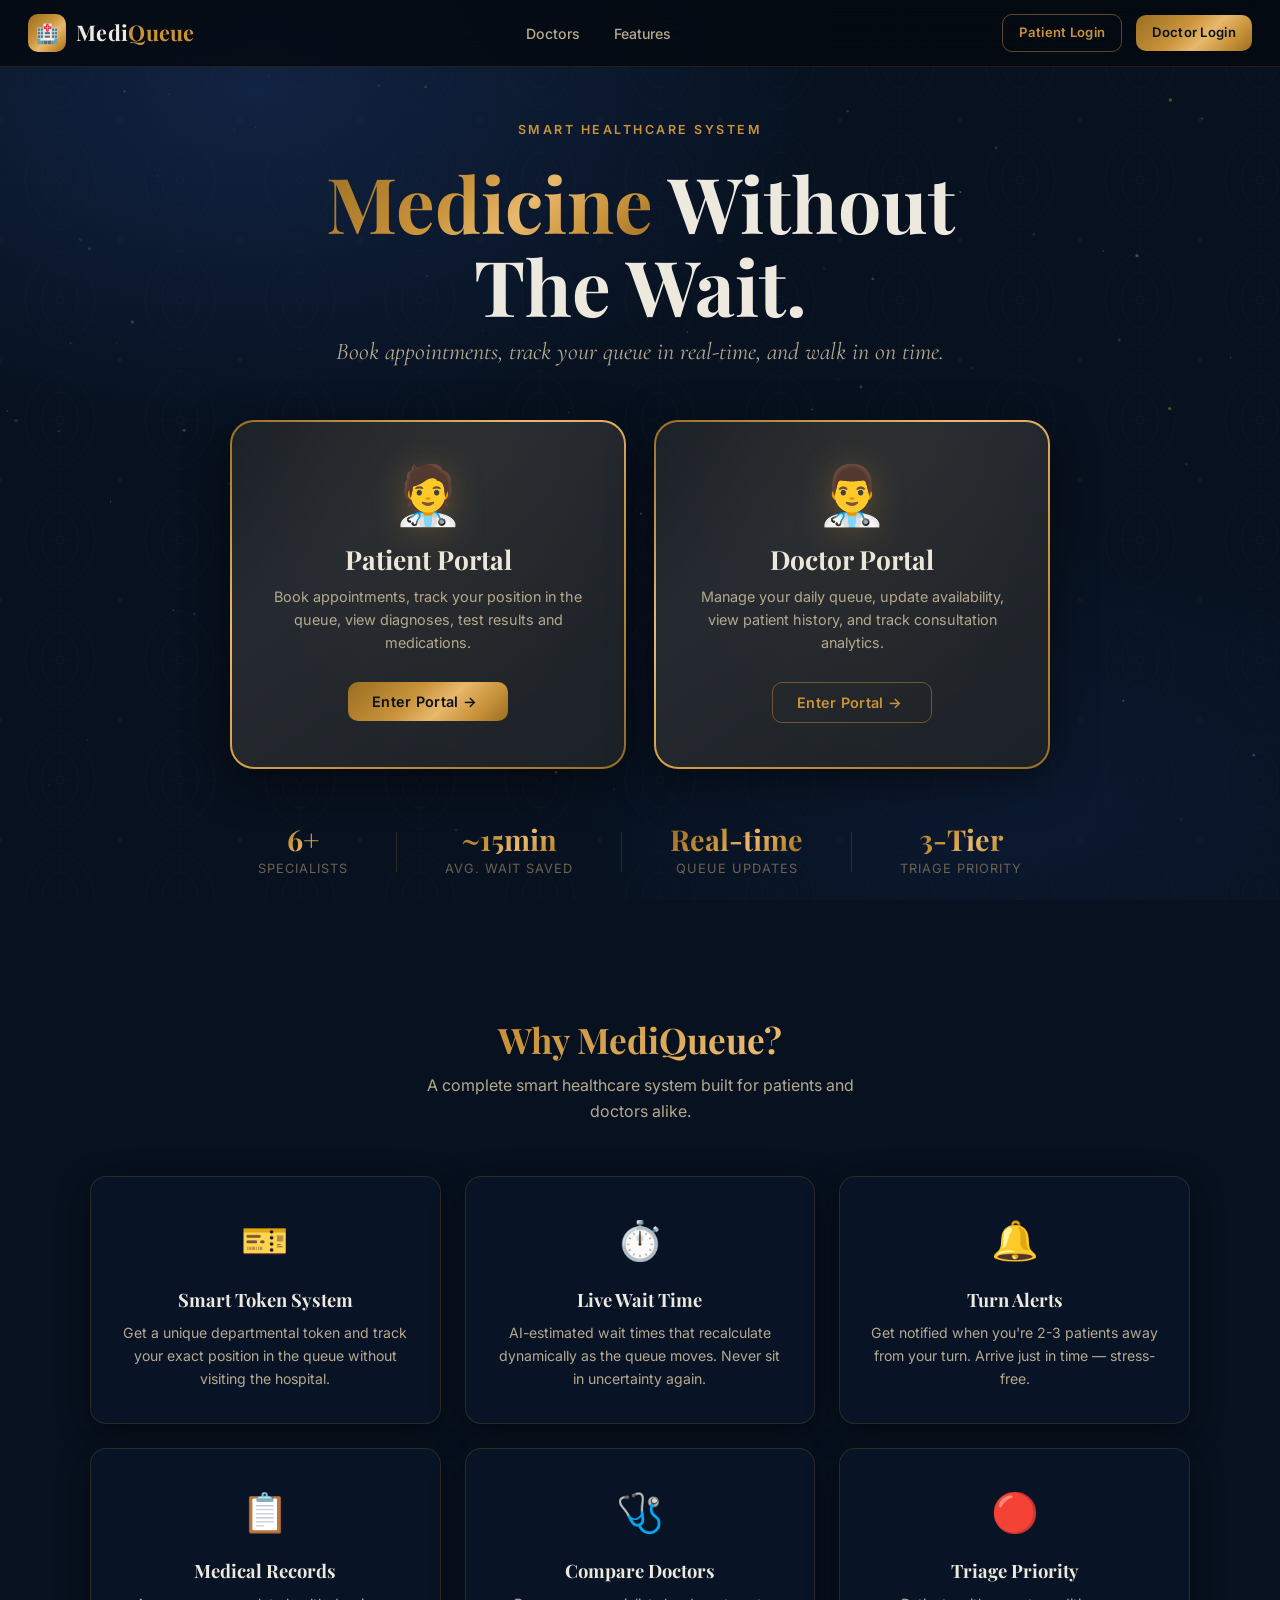
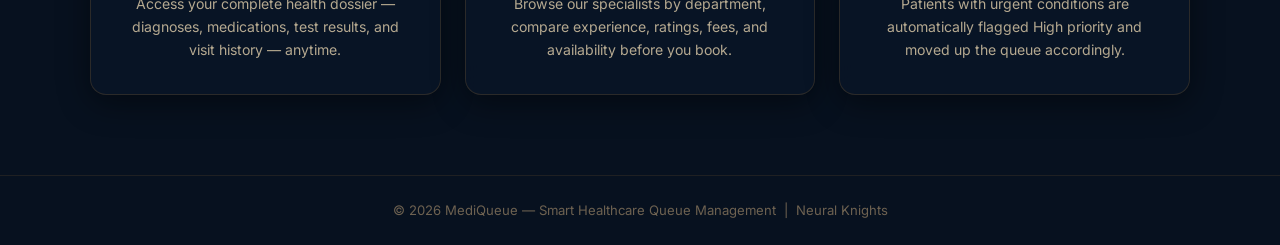
<file: index.html>
<!DOCTYPE html>
<html lang="en">
<head>
  <meta charset="UTF-8" />
  <meta name="viewport" content="width=device-width, initial-scale=1.0" />
  <title>MediQueue — Smart Healthcare Queue Management</title>
  <meta name="description" content="Book hospital appointments online, track your position in real-time, and see estimated wait times." />
  <link rel="stylesheet" href="css/style.css" />
  <style>
    /* ── HERO ── */
    .hero {
      min-height: 100vh;
      display: flex; flex-direction: column;
      align-items: center; justify-content: center;
      padding: 120px 28px 60px;
      position: relative; overflow: hidden;
    }
    .hero-eyebrow {
      display: flex; align-items: center; gap: 10px;
      font-size: .78rem; font-weight: 600;
      letter-spacing: 2.5px; text-transform: uppercase;
      color: var(--gold); margin-bottom: 20px;
    }
    .hero-eyebrow::before, .hero-eyebrow::after {
      content: ''; flex: 1; height: 1px;
      background: linear-gradient(90deg, transparent, var(--gold));
      max-width: 60px;
    }
    .hero-eyebrow::after { background: linear-gradient(90deg, var(--gold), transparent); }

    .hero h1 {
      font-size: clamp(2.8rem, 6vw, 5rem);
      text-align: center; margin-bottom: 6px;
      line-height: 1.08;
    }
    .hero-tagline {
      font-family: 'Cormorant Garamond', serif;
      font-size: clamp(1.1rem, 2.5vw, 1.5rem);
      color: var(--text-soft); font-style: italic;
      text-align: center; margin-bottom: 48px;
    }

    /* ── PORTAL CARDS ── */
    .portal-grid {
      display: grid; grid-template-columns: 1fr 1fr;
      gap: 28px; max-width: 820px; width: 100%;
      margin-bottom: 56px;
    }
    .portal-card {
      position: relative; overflow: hidden;
      border-radius: var(--radius-lg);
      padding: 44px 36px;
      cursor: pointer;
      transition: transform var(--mid), box-shadow var(--mid);
      text-align: center;
      border: 2px solid transparent;
      background:
        linear-gradient(rgba(10,22,40,.88), rgba(10,22,40,.88)) padding-box,
        linear-gradient(145deg, #9a6e22, #e8b86d, #c9933a, #9a6e22) border-box;
      box-shadow: 0 12px 44px rgba(0,0,0,.5);
    }
    .portal-card:hover {
      transform: translateY(-6px);
      box-shadow: 0 24px 60px rgba(0,0,0,.6), 0 0 40px rgba(201,147,58,.25);
    }
    .portal-card::before {
      content: '';
      position: absolute; inset: 0;
      background: radial-gradient(ellipse at top, rgba(201,147,58,.06) 0%, transparent 70%);
      pointer-events: none;
    }
    .portal-icon {
      font-size: 3.6rem; margin-bottom: 20px;
      display: block; line-height: 1;
      filter: drop-shadow(0 4px 16px rgba(201,147,58,.3));
    }
    .portal-card h2 {
      font-size: 1.65rem; margin-bottom: 10px;
      color: var(--text);
    }
    .portal-card p {
      color: var(--text-soft); font-size: .9rem;
      margin-bottom: 28px; line-height: 1.6;
    }
    .portal-card .btn {
      display: inline-flex; width: auto; min-width: 160px;
    }

    /* ── STATS BAND ── */
    .stats-band {
      display: flex; align-items: center; gap: 48px;
      flex-wrap: wrap; justify-content: center;
    }
    .stat-item { text-align: center; }
    .stat-num {
      font-family: 'Playfair Display', serif;
      font-size: 1.8rem; font-weight: 700;
      line-height: 1; margin-bottom: 4px;
    }
    .stat-lbl { font-size: .8rem; color: var(--text-muted); text-transform: uppercase; letter-spacing: 1px; }
    .stat-divider { width: 1px; height: 40px; background: rgba(201,147,58,.2); }

    /* ── FEATURES ── */
    .features-section {
      padding: 80px 28px;
    }
    .feature-grid {
      display: grid; grid-template-columns: repeat(3,1fr); gap: 24px;
      max-width: 1100px; margin: 0 auto;
    }
    .feature-card {
      padding: 32px 28px; text-align: center;
    }
    .feature-icon {
      font-size: 2.4rem; margin-bottom: 16px;
      display: block;
    }
    .feature-card h3 { font-size: 1.15rem; margin-bottom: 10px; }
    .feature-card p  { color: var(--text-soft); font-size: .88rem; }

    /* ── CANVAS PARTICLES ── */
    #particles-canvas {
      position: fixed; inset: 0; z-index: -1; pointer-events: none;
    }

    /* ── FOOTER ── */
    footer {
      border-top: 1px solid rgba(201,147,58,.12);
      padding: 24px 28px;
      text-align: center;
      color: var(--text-muted); font-size: .82rem;
    }

    @media (max-width: 640px) {
      .portal-grid { grid-template-columns: 1fr; }
      .stats-band { gap: 24px; }
      .stat-divider { display: none; }
      .feature-grid { grid-template-columns: 1fr; }
    }
  </style>
</head>
<body>
  <div class="bg-damask"></div>
  <canvas id="particles-canvas"></canvas>
  <div id="toast-container"></div>

  <!-- NAVBAR -->
  <nav class="navbar">
    <a class="nav-brand" href="index.html">
      <div class="nav-logo-box">🏥</div>
      <span class="nav-brand-name">Medi<span>Queue</span></span>
    </a>
    <ul class="nav-links">
      <li><a href="doctor-select.html">Doctors</a></li>
      <li><a href="#features">Features</a></li>
    </ul>
    <div class="nav-right">
      <a href="patient-login.html" class="btn btn-outline btn-sm">Patient Login</a>
      <a href="doctor-login.html"  class="btn btn-gold btn-sm">Doctor Login</a>
    </div>
  </nav>

  <!-- HERO -->
  <section class="hero">
    <div class="hero-eyebrow anim-fadeIn">Smart Healthcare System</div>

    <h1 class="anim-fadeInUp d-1">
      <span class="text-gold">Medicine</span> Without<br/>The Wait.
    </h1>
    <p class="hero-tagline anim-fadeInUp d-2">
      Book appointments, track your queue in real-time, and walk in on time.
    </p>

    <!-- PORTAL CARDS -->
    <div class="portal-grid">
      <div class="portal-card anim-fadeInUp d-3" onclick="window.location='patient-login.html'">
        <span class="portal-icon">🧑‍⚕️</span>
        <h2>Patient Portal</h2>
        <p>Book appointments, track your position in the queue, view diagnoses, test results and medications.</p>
        <button class="btn btn-gold">Enter Portal →</button>
      </div>
      <div class="portal-card anim-fadeInUp d-4" onclick="window.location='doctor-login.html'">
        <span class="portal-icon">👨‍⚕️</span>
        <h2>Doctor Portal</h2>
        <p>Manage your daily queue, update availability, view patient history, and track consultation analytics.</p>
        <button class="btn btn-outline">Enter Portal →</button>
      </div>
    </div>

    <!-- STATS -->
    <div class="stats-band anim-fadeInUp d-5">
      <div class="stat-item">
        <div class="stat-num text-gold">6+</div>
        <div class="stat-lbl">Specialists</div>
      </div>
      <div class="stat-divider"></div>
      <div class="stat-item">
        <div class="stat-num text-gold">~15min</div>
        <div class="stat-lbl">Avg. Wait Saved</div>
      </div>
      <div class="stat-divider"></div>
      <div class="stat-item">
        <div class="stat-num text-gold">Real-time</div>
        <div class="stat-lbl">Queue Updates</div>
      </div>
      <div class="stat-divider"></div>
      <div class="stat-item">
        <div class="stat-num text-gold">3-Tier</div>
        <div class="stat-lbl">Triage Priority</div>
      </div>
    </div>
  </section>

  <!-- FEATURES -->
  <section class="features-section" id="features">
    <div class="section-header">
      <h2 class="text-gold">Why MediQueue?</h2>
      <p>A complete smart healthcare system built for patients and doctors alike.</p>
    </div>
    <div class="feature-grid">
      <div class="feature-card card card-hover anim-fadeInUp d-1">
        <span class="feature-icon">🎫</span>
        <h3>Smart Token System</h3>
        <p>Get a unique departmental token and track your exact position in the queue without visiting the hospital.</p>
      </div>
      <div class="feature-card card card-hover anim-fadeInUp d-2">
        <span class="feature-icon">⏱️</span>
        <h3>Live Wait Time</h3>
        <p>AI-estimated wait times that recalculate dynamically as the queue moves. Never sit in uncertainty again.</p>
      </div>
      <div class="feature-card card card-hover anim-fadeInUp d-3">
        <span class="feature-icon">🔔</span>
        <h3>Turn Alerts</h3>
        <p>Get notified when you're 2-3 patients away from your turn. Arrive just in time — stress-free.</p>
      </div>
      <div class="feature-card card card-hover anim-fadeInUp d-4">
        <span class="feature-icon">📋</span>
        <h3>Medical Records</h3>
        <p>Access your complete health dossier — diagnoses, medications, test results, and visit history — anytime.</p>
      </div>
      <div class="feature-card card card-hover anim-fadeInUp d-5">
        <span class="feature-icon">🩺</span>
        <h3>Compare Doctors</h3>
        <p>Browse our specialists by department, compare experience, ratings, fees, and availability before you book.</p>
      </div>
      <div class="feature-card card card-hover anim-fadeInUp d-6">
        <span class="feature-icon">🔴</span>
        <h3>Triage Priority</h3>
        <p>Patients with urgent conditions are automatically flagged High priority and moved up the queue accordingly.</p>
      </div>
    </div>
  </section>

  <footer>
    <p>© 2026 MediQueue — Smart Healthcare Queue Management &nbsp;|&nbsp; Neural Knights</p>
  </footer>

  <script>
    // ── PARTICLE CANVAS ──────────────────────────────────────
    const canvas = document.getElementById('particles-canvas');
    const ctx    = canvas.getContext('2d');
    let W, H, particles = [];

    function resize() {
      W = canvas.width  = window.innerWidth;
      H = canvas.height = window.innerHeight;
    }
    resize();
    window.addEventListener('resize', resize);

    function createParticle() {
      return {
        x: Math.random() * W,
        y: Math.random() * H,
        r: Math.random() * 1.5 + 0.3,
        a: Math.random() * Math.PI * 2,
        s: Math.random() * 0.3 + 0.05,
        opacity: Math.random() * 0.4 + 0.1,
        color: Math.random() > 0.6 ? '#c9933a' : '#4a6fa5'
      };
    }
    for (let i = 0; i < 90; i++) particles.push(createParticle());

    function draw() {
      ctx.clearRect(0, 0, W, H);
      particles.forEach(p => {
        p.y -= p.s;
        p.x += Math.sin(p.a + Date.now() * 0.001) * 0.3;
        if (p.y < -10) { p.y = H + 10; p.x = Math.random() * W; }
        ctx.beginPath();
        ctx.arc(p.x, p.y, p.r, 0, Math.PI * 2);
        ctx.fillStyle = p.color;
        ctx.globalAlpha = p.opacity;
        ctx.fill();
      });
      ctx.globalAlpha = 1;
      requestAnimationFrame(draw);
    }
    draw();

    // ── CHECK EXISTING SESSION ──────────────────────────────
    // We need data.js but it's loaded from other pages; handle gracefully
  </script>
</body>
</html>
</file>
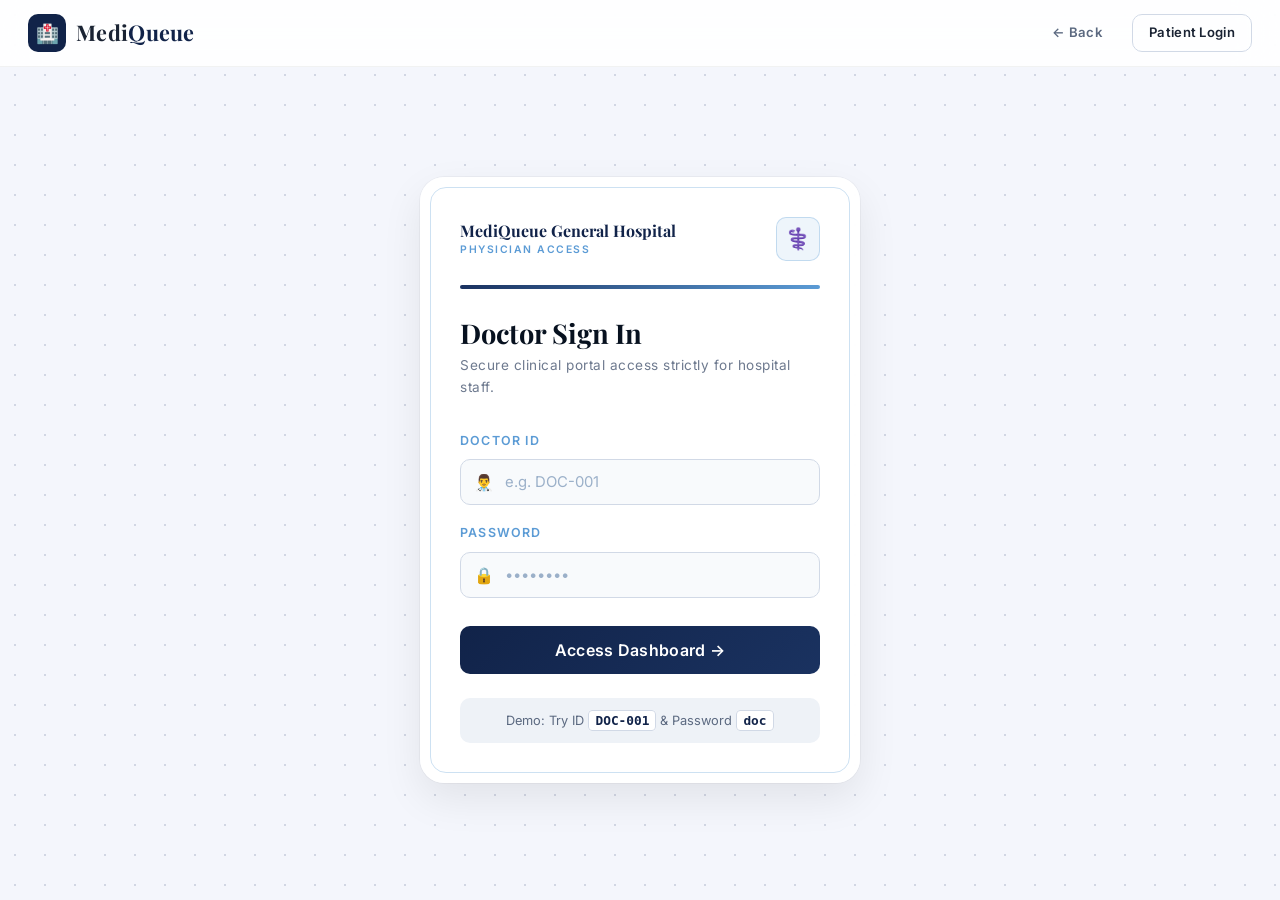
<file: doctor-dashboard.html>
<!DOCTYPE html>
<html lang="en">
<head>
  <meta charset="UTF-8">
  <meta name="viewport" content="width=device-width, initial-scale=1.0">
  <title>Doctor Dashboard — MediQueue</title>
  <link rel="stylesheet" href="css/style.css" />
  <style>
    /* Clinical Light Native Theme */
    body { background: #f0f2f8; color: #1a2333; min-height: 100vh; }
    .bg-damask { display: none; }
    
    .navbar { background: #fff; border-bottom: 1px solid #e2e8f0; }
    .nav-brand-name { color: #1a2333; }
    
    .dash-container { max-width: 1400px; margin: 0 auto; padding: 100px 24px 40px; display: flex; gap: 30px; height: 100vh; }
    
    /* LEFT KANBAN QUEUE */
    .queue-panel {
      width: 380px; flex-shrink: 0; background: #fff; border: 1px solid #e2e8f0;
      border-radius: var(--radius-md); box-shadow: 0 10px 30px rgba(0,0,0,0.03);
      display: flex; flex-direction: column; overflow: hidden;
    }
    .queue-header { padding: 20px; border-bottom: 1px solid #e2e8f0; background: #f8fafc; display: flex; justify-content: space-between; align-items: center; }
    .queue-header h2 { font-size: 1.1rem; font-family: 'Inter', sans-serif; font-weight: 700; color: #1e293b; margin: 0; }
    
    .queue-list { flex: 1; overflow-y: auto; padding: 16px; display: flex; flex-direction: column; gap: 12px; }
    
    .queue-card {
      background: #fff; border: 1px solid #e2e8f0; border-radius: var(--radius-sm); padding: 14px;
      position: relative; overflow: hidden; transition: box-shadow 0.2s;
    }
    .queue-card:hover { box-shadow: 0 4px 12px rgba(0,0,0,0.05); }
    .queue-card::before { content: ''; position: absolute; left: 0; top: 0; bottom: 0; width: 4px; background: #cbd5e1; }
    
    .queue-card.urgent { border-color: rgba(224,85,85,0.4); background: #fffbfb; }
    .queue-card.urgent::before { background: var(--red); }
    
    .qc-top { display: flex; justify-content: space-between; margin-bottom: 8px; }
    .qc-token { font-weight: 700; color: #0f172a; }
    .qc-codes { font-family: monospace; color: #64748b; font-size: .8rem; }
    .qc-name { font-size: .95rem; font-weight: 600; color: #334155; margin-bottom: 4px; }
    .qc-symp { font-size: .8rem; color: #64748b; white-space: nowrap; overflow: hidden; text-overflow: ellipsis; }

    /* MULTI-PURPOSE DESK PANE */
    .desk-pane {
      flex: 1; background: #fff; border: 1px solid #e2e8f0; border-radius: var(--radius-md);
      box-shadow: 0 10px 30px rgba(0,0,0,0.03); position: relative; overflow: hidden;
      display: flex; flex-direction: column;
    }

    /* VIEW 1: Waiting / Code Entry */
    .view-standby { display: flex; flex-direction: column; align-items: center; justify-content: center; height: 100%; padding: 40px; text-align: center; }
    .view-standby h1 { font-family: 'Playfair Display', serif; color: #0f172a; margin-bottom: 8px; }
    .view-standby p { color: #64748b; margin-bottom: 40px; }
    
    .code-input-group { border: 2px solid #e2e8f0; border-radius: var(--radius-md); overflow: hidden; display: flex; max-width: 400px; width: 100%; box-shadow: 0 10px 25px rgba(0,0,0,0.05); }
    .code-input { flex: 1; border: none; padding: 20px; font-size: 1.5rem; text-align: center; outline: none; text-transform: uppercase; letter-spacing: 2px; color: #0f172a; }
    .code-input::placeholder { color: #cbd5e1; font-weight: 300; }
    .code-input:focus { border-color: #3b82f6; }
    .code-btn { background: #1e293b; color: white; border: none; padding: 0 24px; font-weight: 600; cursor: pointer; transition: background 0.2s; }
    .code-btn:hover { background: #0f172a; }

    /* VIEW 2: Active Consultation */
    .view-consult { display: none; height: 100%; flex-direction: column; }
    .consult-header { background: #0f172a; color: white; padding: 20px 24px; display: flex; justify-content: space-between; align-items: center; }
    .consult-body { flex: 1; display: grid; grid-template-columns: 1fr 1fr; gap: 24px; padding: 24px; overflow-y: auto; background: #f8fafc; }
    
    /* Panels inside consult */
    .c-panel { background: #fff; border: 1px solid #e2e8f0; border-radius: var(--radius-sm); padding: 20px; box-shadow: 0 2px 8px rgba(0,0,0,0.02); }
    .c-panel h3 { font-size: .9rem; text-transform: uppercase; letter-spacing: 1px; color: #64748b; margin-bottom: 16px; border-bottom: 1px solid #f1f5f9; padding-bottom: 10px; }
    
    /* Highlight box */
    .c-alert-box { background: rgba(224,85,85,0.05); border: 1px solid rgba(224,85,85,0.2); border-radius: var(--radius-sm); padding: 16px; margin-bottom: 20px; }
    .c-alert-title { color: var(--red); font-weight: 700; font-size: .85rem; text-transform: uppercase; letter-spacing: 1px; margin-bottom: 8px; }
    
    /* Notes input */
    .rx-input { width: 100%; min-height: 150px; padding: 12px; border: 1px solid #cbd5e1; border-radius: var(--radius-xs); resize: vertical; font-family: inherit; font-size: .95rem; outline: none; margin-bottom: 16px; }
    .rx-input:focus { border-color: #3b82f6; }

    .bottom-bar { padding: 16px 24px; border-top: 1px solid #e2e8f0; background: #fff; display: flex; justify-content: space-between; align-items: center; }
    
    .btn-action { background: #22c55e; color: white; padding: 14px 32px; border-radius: var(--radius-sm); font-weight: 600; font-size: 1rem; border: none; cursor: pointer; display: flex; align-items: center; gap: 8px; box-shadow: 0 4px 12px rgba(34,197,94,0.3); transition: all 0.2s; }
    .btn-action:hover { background: #16a34a; transform: translateY(-2px); box-shadow: 0 6px 16px rgba(34,197,94,0.4); }

    /* Switch */
    .toggle-wrap { display: flex; align-items: center; gap: 10px; font-size: .85rem; font-weight: 600; color: #64748b; }
    .toggle { position: relative; width: 44px; height: 24px; background: #22c55e; border-radius: 20px; cursor: pointer; transition: 0.3s; }
    .toggle::after { content: ''; position: absolute; left: 2px; top: 2px; width: 20px; height: 20px; background: #fff; border-radius: 50%; transition: 0.3s; }
    .toggle.off { background: #cbd5e1; }
    .toggle.off::after { left: 22px; }

  </style>
</head>
<body>
  <div id="toast-container"></div>

  <!-- NAVBAR -->
  <nav class="navbar" style="position: fixed; top: 0; width: 100%; z-index: 100;">
    <a class="nav-brand" href="index.html">
      <div class="nav-logo-box" style="background:#1e293b; color:#fff; border:none;">🏥</div>
      <span class="nav-brand-name">MediQueue <span style="font-size: .8rem; color: #64748b; font-family:'Inter',sans-serif; text-transform:uppercase; letter-spacing:1px; margin-left: 8px;">Doctor Console</span></span>
    </a>
    <div class="nav-right" id="nav-right">
      <!-- Injected by JS -->
    </div>
  </nav>

  <div class="dash-container">
    
    <!-- LEFT: THE KANBAN QUEUE -->
    <div class="queue-panel">
      <div class="queue-header">
        <h2>Live Queue</h2>
        <div class="toggle-wrap">
          <span id="avail-txt">Available</span>
          <div class="toggle" id="avail-toggle" onclick="toggleAvailability()"></div>
        </div>
      </div>
      <div class="queue-list" id="queue-list">
        <!-- Rendered by JS -->
      </div>
    </div>

    <!-- RIGHT: THE DESK -->
    <div class="desk-pane">
      
      <!-- View 1: Enter Code -->
      <div class="view-standby" id="view-standby">
        <div style="font-size: 4rem; margin-bottom: 20px; opacity: 0.8;">🩺</div>
        <h1>Awaiting Patient</h1>
        <p>Call the next token and enter their unique consultation code to unlock records.</p>
        
        <div class="code-input-group">
          <input type="text" id="consult-code" class="code-input" placeholder="e.g. C-A7X9" autocomplete="off" onkeydown="if(event.key==='Enter') unlockPatient()">
          <button class="code-btn" onclick="unlockPatient()">Unlock</button>
        </div>
        <div id="code-err" style="color:var(--red); font-size:.85rem; margin-top:12px; display:none;">Invalid Code. Please verify with patient.</div>
      </div>

      <!-- View 2: Ongoing Consultation -->
      <div class="view-consult anim-fadeIn" id="view-consult">
        <div class="consult-header">
          <div>
            <h2 id="pc-name" style="font-weight:700; margin-bottom:2px; font-size:1.4rem;">Patient Name</h2>
            <div style="color:#94a3b8; font-size:.85rem;"><span id="pc-token" style="color:#fff; font-weight:bold; background:rgba(255,255,255,0.1); padding:2px 8px; border-radius:4px; margin-right:8px;"></span> ID: <span id="pc-id"></span></div>
          </div>
          <div style="text-align: right;">
            <div style="font-size:.8rem; color:#94a3b8; text-transform:uppercase; margin-bottom:4px;">Blood</div>
            <div id="pc-blood" style="font-weight:bold; color:#ef4444; background:#fee2e2; padding:2px 10px; border-radius:4px; display:inline-block;">O+</div>
          </div>
        </div>

        <div class="consult-body">
          <!-- Left Column -->
          <div style="display:flex; flex-direction:column; gap:20px;">
            <div class="c-panel" style="border-color: rgba(224,85,85,0.3); background: #fffcfc;">
              <h3 style="color:var(--red);">🚨 AI Triage Alert</h3>
              <div id="pc-triage">
                <!-- AI details -->
              </div>
            </div>

            <div class="c-panel">
              <h3>📝 Prescription & Notes</h3>
              <textarea class="rx-input" id="rx-notes" placeholder="Type diagnosis, prescriptions, or clinical notes for this visit here..."></textarea>
            </div>
          </div>

          <!-- Right Column -->
          <div style="display:flex; flex-direction:column; gap:20px;">
            <div class="c-panel">
              <h3>⚠️ Patient Vitals & Allergies</h3>
              <div style="display:flex; gap:10px; flex-wrap:wrap; margin-bottom:16px;" id="pc-allergies"></div>
              <div style="font-size:.9rem; color:#475569;">
                <div><strong>Age:</strong> <span id="pc-age"></span></div>
                <div style="margin-top:6px;"><strong>Gender:</strong> <span id="pc-gender"></span></div>
              </div>
            </div>

            <div class="c-panel" style="flex:1;">
              <h3>📁 EHR / Visit History</h3>
              <div id="pc-history" style="font-size:.85rem; color:#475569;">
                <!-- History injected here -->
              </div>
            </div>
          </div>
        </div>

        <div class="bottom-bar">
          <div style="color:#64748b; font-size:.85rem;">Consultation started at <span id="time-start" style="font-weight:600; color:#0f172a"></span></div>
          <button class="btn-action" onclick="finishConsultation()">
            ✓ Mark Complete & Call Next
          </button>
        </div>
      </div>
      
    </div>
  </div>

  <script src="js/data.js"></script>
  <script src="js/auth.js"></script>
  <script>
    // ── BOOT ──────────────────────────────────────────────
    const user = AUTH.requireAuth('doctor');
    if (!user) throw new Error("Unauthorized");

    let db = getDB();
    let me = db.doctors.find(d => d.id === user.id);
    let myQueue = [];
    let currentAppt = null;
    let currentPatient = null;

    document.getElementById('nav-right').innerHTML = `
      <span style="font-weight:500; margin-right:16px;">${me.name}</span>
      <button class="btn btn-sm" style="border:1px solid #e2e8f0; background:white; color:#0f172a;" onclick="AUTH.logout()">Sign Out</button>
    `;

    // ── QUEUE LOGIC ─────────────────────────────────────────
    function fetchMyQueue() {
      db = getDB();
      myQueue = [];
      db.patients.forEach(p => {
        p.appointments.forEach(a => {
          if (a.doctorId === me.id && a.status === 'upcoming') {
            myQueue.push({ apt: a, pat: p });
          }
        });
      });
      
      // 2:1 Weighted Algorithm Sort Simulation: 
      // High priority items moved towards the front without fully starving routine items.
      myQueue.sort((a,b) => {
        const scoreA = a.apt.priority?.score || 3; // 1 High, 3 Low
        const scoreB = b.apt.priority?.score || 3;
        // In real backend, we sequence based on enqueue time + priority ratio
        // For UI sort, we just group priority
        if(scoreA !== scoreB) return scoreA - scoreB;
        return new Date(a.apt.bookedAt||0) - new Date(b.apt.bookedAt||0);
      });

      renderQueue();
    }

    function renderQueue() {
      const list = document.getElementById('queue-list');
      if (myQueue.length === 0) {
        list.innerHTML = `<div style="text-align:center; padding:40px 20px; color:#94a3b8;">No patients in queue for today.</div>`;
        return;
      }

      list.innerHTML = myQueue.map((item, idx) => {
        const isUrgent = item.apt.priority?.score === 1 || item.apt.priority?.level === 'High';
        return `
        <div class="queue-card ${isUrgent ? 'urgent' : ''}">
          <div class="qc-top">
            <span class="qc-token">${item.apt.token}</span>
            <span class="qc-codes" title="Internal Code">${item.apt.consultationCode || '—'}</span>
          </div>
          <div class="qc-name">${item.pat.name}</div>
          <div class="qc-symp">
            ${isUrgent ? '<strong style="color:var(--red);">🚨 High Priority</strong> — ' : ''}
            ${item.apt.symptoms || 'Routine Visit'}
          </div>
        </div>`;
      }).join('');
    }

    // ── AVAILABILITY TOGGLE ─────────────────────────────────
    function toggleAvailability() {
      me.isAvailable = !me.isAvailable;
      const tog = document.getElementById('avail-toggle');
      const txt = document.getElementById('avail-txt');
      if(me.isAvailable) {
        tog.classList.remove('off'); txt.textContent = "Available";
      } else {
        tog.classList.add('off'); txt.textContent = "In Surgery / Off";
      }
      
      // update db
      db.doctors.find(d => d.id === me.id).isAvailable = me.isAvailable;
      saveDB(db);
    }
    
    // Init state
    if(!me.isAvailable) {
      document.getElementById('avail-toggle').classList.add('off');
      document.getElementById('avail-txt').textContent = "In Surgery / Off";
    }

    // ── CODE ENTRY & UNLOCK ────────────────────────────────
    function unlockPatient() {
      const val = document.getElementById('consult-code').value.trim().toUpperCase();
      const err = document.getElementById('code-err');
      err.style.display = 'none';

      const match = myQueue.find(item => item.apt.consultationCode === val || item.apt.token === val);
      
      if (!match) {
        err.style.display = 'block';
        return;
      }

      // Valid code -> Enter Consult Mode
      currentAppt = match.apt;
      currentPatient = match.pat;
      
      document.getElementById('view-standby').style.display = 'none';
      document.getElementById('view-consult').style.display = 'flex';
      populateConsult(currentPatient, currentAppt);
    }

    function populateConsult(pat, apt) {
      document.getElementById('pc-name').textContent = pat.name;
      document.getElementById('pc-token').textContent = apt.token;
      document.getElementById('pc-id').textContent = pat.id;
      document.getElementById('pc-blood').textContent = pat.bloodGroup;
      document.getElementById('pc-age').textContent = pat.age;
      document.getElementById('pc-gender').textContent = pat.gender;
      document.getElementById('time-start').textContent = new Date().toLocaleTimeString([], {hour:'2-digit', minute:'2-digit'});

      // Triage
      const tBox = document.getElementById('pc-triage');
      if (apt.priority && apt.priority.score < 3) {
        tBox.innerHTML = `
          <div style="font-weight:700; color:var(--red); font-size:1.1rem; margin-bottom:8px;">${apt.priority.level} Priority</div>
          <div style="margin-bottom:8px;"><strong>Reported:</strong> ${apt.symptoms}</div>
          <div style="background:rgba(0,0,0,0.03); padding:10px; border-radius:4px; font-size:.85rem;">
            <strong>AI Prediction:</strong> Matches profile for Cardiology/Urgent observation.
          </div>
        `;
      } else {
        tBox.innerHTML = `
          <div style="font-weight:600; color:#059669;">Routine Visit</div>
          <div style="margin-top:4px;"><strong>Reason:</strong> ${apt.symptoms || 'General Checkup'}</div>
        `;
      }

      // Allergies
      const aBox = document.getElementById('pc-allergies');
      if (!pat.allergies.length || pat.allergies[0] === 'None') {
        aBox.innerHTML = `<span style="background:#f1f5f9; padding:2px 8px; border-radius:4px; font-size:.8rem; color:#64748b">No Known Allergies</span>`;
      } else {
        aBox.innerHTML = pat.allergies.map(a => `<span style="background:#fee2e2; color:#ef4444; font-weight:600; font-size:.8rem; padding:2px 8px; border-radius:4px;">${a}</span>`).join('');
      }

      // History snippet
      const hBox = document.getElementById('pc-history');
      if (pat.diagnoses.length > 0) {
        hBox.innerHTML = pat.diagnoses.map(d => `
          <div style="margin-bottom:12px; padding-bottom:12px; border-bottom:1px solid #f1f5f9;">
            <div style="font-weight:600; color:#334155;">${d.illness}</div>
            <div style="font-family:'Cormorant Garamond',serif; color:#64748b;">Diagnosed: ${new Date(d.diagnosedOn).getFullYear()} · Status: ${d.status}</div>
          </div>
        `).join('');
      } else {
        hBox.innerHTML = "No significant prior history on record.";
      }

      document.getElementById('rx-notes').value = '';
    }

    // ── FINISH CONSULTATION ────────────────────────────────
    function finishConsultation() {
      const rx = document.getElementById('rx-notes').value.trim();
      
      // Update DB
      const patRef = db.patients.find(p => p.id === currentPatient.id);
      const apptRef = patRef.appointments.find(a => a.id === currentAppt.id);
      const docRef = db.doctors.find(d => d.id === me.id);
      
      apptRef.status = 'completed';
      apptRef.queuePosition = null;
      apptRef.estimatedWait = null;
      if (docRef.currentQueueSize > 0) docRef.currentQueueSize--;
      
      // Add record to diagnoses if doc typed something (simple mock)
      if (rx.length > 5) {
        patRef.diagnoses.unshift({
          id: `DX-${Date.now()}`,
          illness: "Consultation Note",
          icdCode: "—",
          diagnosedOn: new Date().toISOString(),
          diagnosedBy: me.name,
          status: "Active",
          severity: "Unknown",
          notes: rx
        });
      }

      // Re-sequence remaining queue for this doctor
      // (Decrement everyone's queue position who is assigned to me)
      db.patients.forEach(p => {
        p.appointments.forEach(a => {
          if (a.doctorId === me.id && a.status === 'upcoming' && a.id !== currentAppt.id) {
            a.queuePosition = Math.max(1, a.queuePosition - 1);
            a.estimatedWait = (a.queuePosition * me.avgConsultationTime) + " mins";
          }
        });
      });
      docRef.waitTime = (docRef.currentQueueSize * docRef.avgConsultationTime) + " mins";

      saveDB(db);

      // Return to Standby
      document.getElementById('view-consult').style.display = 'none';
      document.getElementById('view-standby').style.display = 'flex';
      document.getElementById('consult-code').value = '';
      
      // Flash Toast
      const t = document.createElement('div');
      t.className = 'toast'; t.style.background = '#22c55e'; t.style.color = '#fff'; t.style.border = 'none';
      t.innerHTML = `<span class="toast-icon">✓</span><div><div class="toast-title" style="color:#fff">Completed</div><div class="toast-body" style="color:rgba(255,255,255,0.9)">Saved records for ${currentPatient.name}.</div></div>`;
      document.getElementById('toast-container').appendChild(t);
      setTimeout(() => t.remove(), 3000);

      // Reload queue
      fetchMyQueue();

      // In a real app we'd dispatch WebSocket event here -> "queue_updated"
      console.log("[WebSocket] broadcast: queue updated for doctor -> " + me.id);
    }

    // Refresh queue automatically every 15 secs
    setInterval(fetchMyQueue, 15000);
    fetchMyQueue();

  </script>
</body>
</html>
</file>
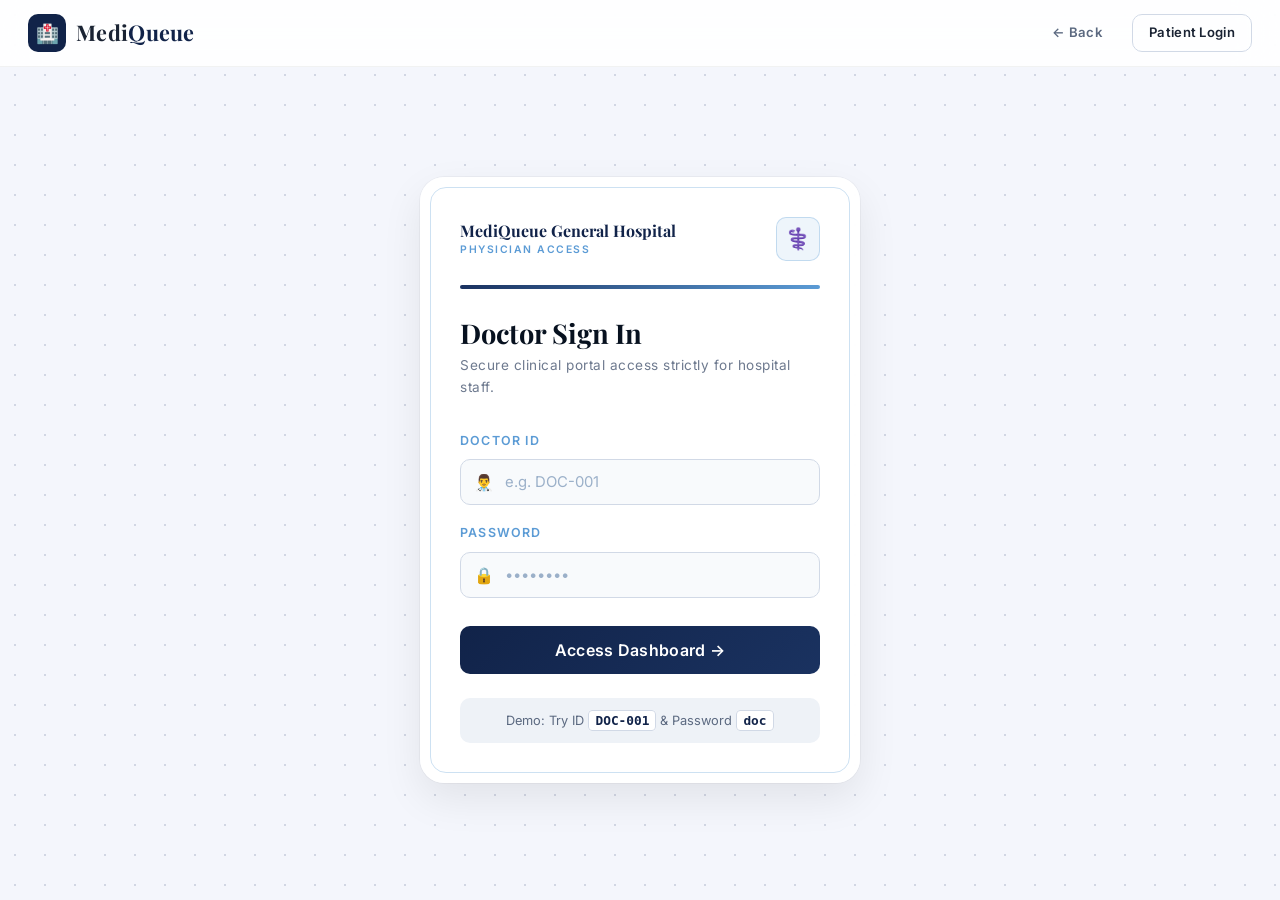
<file: doctor-login.html>
<!DOCTYPE html>
<html lang="en">
<head>
  <meta charset="UTF-8" />
  <meta name="viewport" content="width=device-width, initial-scale=1.0" />
  <title>Doctor Login — MediQueue</title>
  <link rel="stylesheet" href="css/style.css" />
  <style>
    /* Clinical Light Override */
    body { 
      background: #f4f6fc; color: #1a2333; min-height: 100vh; display: flex; flex-direction: column; 
    }
    .bg-damask { display: none; } /* hide dark damask */
    
    .navbar { background: rgba(255,255,255,0.9); border-bottom: 1px solid rgba(0,0,0,0.05); }
    .nav-brand-name { color: #1a2333; }
    
    .login-page {
      flex: 1; display: flex; align-items: center; justify-content: center;
      padding: 100px 20px 40px;
      /* Very subtle clinical background pattern */
      background-image: radial-gradient(#d1d6e3 1px, transparent 1px);
      background-size: 30px 30px;
    }

    /* ── ID CARD CONTAINER (Silver/Blue Clinical theme) ── */
    .id-card-wrap {
      perspective: 1200px;
      width: 100%; max-width: 440px;
    }
    .id-card {
      position: relative;
      background: rgba(255,255,255,0.95); backdrop-filter: blur(20px);
      border-radius: var(--radius-lg);
      padding: 40px;
      box-shadow: 0 16px 40px rgba(0,0,0,0.08), 0 0 0 1px rgba(0,0,0,0.04);
      overflow: hidden;
    }

    /* Inner silver line */
    .id-card::after {
      content: ''; position: absolute; inset: 10px;
      border: 1px solid rgba(91,155,213,0.3);
      border-radius: calc(var(--radius-lg) - 8px);
      pointer-events: none;
    }

    /* Header strip */
    .card-header {
      display: flex; align-items: center; justify-content: space-between;
      margin-bottom: 24px; position: relative; z-index: 1;
    }
    .card-hospital-name {
      font-family: 'Playfair Display', serif;
      font-size: 1rem; font-weight: 700; color: #112349;
      line-height: 1.2;
    }
    .card-hospital-name small {
      display: block; font-family: 'Inter', sans-serif;
      font-size: .65rem; font-weight: 600;
      color: #5b9bd5; letter-spacing: 1.5px;
      text-transform: uppercase; margin-top: 4px;
    }
    
    .card-logo-box {
      width: 44px; height: 44px;
      background: rgba(91,155,213,0.1); border: 1px solid rgba(91,155,213,0.3);
      color: #112349;
      border-radius: 10px;
      display: flex; align-items: center; justify-content: center;
      font-size: 1.3rem; flex-shrink: 0;
    }

    /* Divider stripe */
    .card-stripe {
      height: 4px; margin-bottom: 28px;
      background: linear-gradient(90deg, #1a3260, #5b9bd5);
      border-radius: 2px; position: relative; z-index: 1;
    }

    /* Title */
    .card-title {
      font-family: 'Playfair Display', serif;
      font-size: 1.7rem; margin-bottom: 4px; color: #07111f;
      position: relative; z-index: 1;
    }
    .card-subtitle {
      font-size: .85rem; color: #6e7a8f; letter-spacing: .5px;
      margin-bottom: 32px; position: relative; z-index: 1;
    }

    /* Inputs - clinical style */
    .input-label { color: #5b9bd5; }
    .input-field {
      background: #f8fafc; border: 1px solid #d1d9e6; color: #1a2333;
    }
    .input-field:focus { border-color: #5b9bd5; background: #fff; box-shadow: 0 0 0 3px rgba(91,155,213,0.15); }
    .input-field::placeholder { color: #9bb0c9; }
    .input-icon { color: #5b9bd5; }
    
    .btn-clinical {
      background: linear-gradient(135deg, #112349, #1a3260); color: #fff; border: none;
    }
    .btn-clinical:hover { transform: translateY(-2px); box-shadow: 0 8px 20px rgba(17,35,73,0.3); }

    .error-banner {
      background: rgba(224,85,85,.1); border: 1px solid rgba(224,85,85,.3); color: var(--red);
      border-radius: var(--radius-xs); padding: 10px 14px; font-size: .85rem;
      margin-bottom: 16px; display: none;
    }

    .demo-hint { margin-top: 24px; background: #eef2f7; border-radius: var(--radius-sm); padding: 12px; font-size: .8rem; color: #5b6980; text-align: center; }
    .demo-hint code { background: #fff; border: 1px solid #d1d9e6; padding: 2px 6px; border-radius: 4px; color: #112349; font-weight: bold; }

  </style>
</head>
<body>
  <!-- NAVBAR -->
  <nav class="navbar">
    <a class="nav-brand" href="index.html">
      <div class="nav-logo-box" style="background:#112349; color:#fff; border:none;">🏥</div>
      <span class="nav-brand-name">Medi<span style="color:#112349">Queue</span></span>
    </a>
    <div class="nav-right">
      <a href="index.html" class="btn btn-sm" style="color:#5b6980">← Back</a>
      <a href="patient-login.html" class="btn btn-outline btn-sm" style="border-color:#d1d9e6; color:#1a2333;">Patient Login</a>
    </div>
  </nav>

  <main class="login-page">
    <div class="id-card-wrap anim-fadeInUp d-1">
      <div class="id-card">
        <!-- Header -->
        <div class="card-header">
          <div>
            <div class="card-hospital-name">
              MediQueue General Hospital
              <small>Physician Access</small>
            </div>
          </div>
          <div class="card-logo-box">⚕️</div>
        </div>

        <div class="card-stripe"></div>

        <h2 class="card-title">Doctor Sign In</h2>
        <p class="card-subtitle">Secure clinical portal access strictly for hospital staff.</p>

        <!-- ERROR -->
        <div class="error-banner" id="error-banner"></div>

        <!-- FORM -->
        <form class="login-form" id="login-form" onsubmit="handleLogin(event)">
          <div class="input-group" style="margin-bottom:18px;">
            <label class="input-label" for="doc-id">Doctor ID</label>
            <div class="input-wrap">
              <span class="input-icon">👨‍⚕️</span>
              <input id="doc-id" type="text" class="input-field" placeholder="e.g. DOC-001" autocomplete="username" required />
            </div>
          </div>

          <div class="input-group" style="margin-bottom:28px;">
            <label class="input-label" for="password">Password</label>
            <div class="input-wrap">
              <span class="input-icon">🔒</span>
              <input id="password" type="password" class="input-field" placeholder="••••••••" autocomplete="current-password" required />
            </div>
          </div>

          <button type="submit" class="btn btn-clinical btn-full btn-lg" id="login-btn">
            Access Dashboard →
          </button>
        </form>

        <div class="demo-hint">
          Demo: Try ID <code>DOC-001</code> & Password <code>doc</code>
        </div>
      </div>
    </div>
  </main>

  <script src="js/data.js"></script>
  <script src="js/auth.js"></script>
  <script>
    function handleLogin(e) {
      e.preventDefault();
      const id  = document.getElementById('doc-id').value.trim();
      const pwd = document.getElementById('password').value.trim();
      const btn = document.getElementById('login-btn');
      const err = document.getElementById('error-banner');

      btn.textContent = 'Authenticating...'; btn.disabled = true;
      err.style.display = 'none';

      setTimeout(() => {
        const result = AUTH.login('doctor', id, pwd);
        if (result.success) {
          btn.textContent = 'Success ✓';
          setTimeout(() => { window.location.href = 'doctor-dashboard.html'; }, 500);
        } else {
          err.textContent = "Invalid Doctor ID or password. (Unauthorized)";
          err.style.display = 'block';
          btn.textContent = 'Access Dashboard →'; btn.disabled = false;
        }
      }, 600);
    }
  </script>
</body>
</html>
</file>
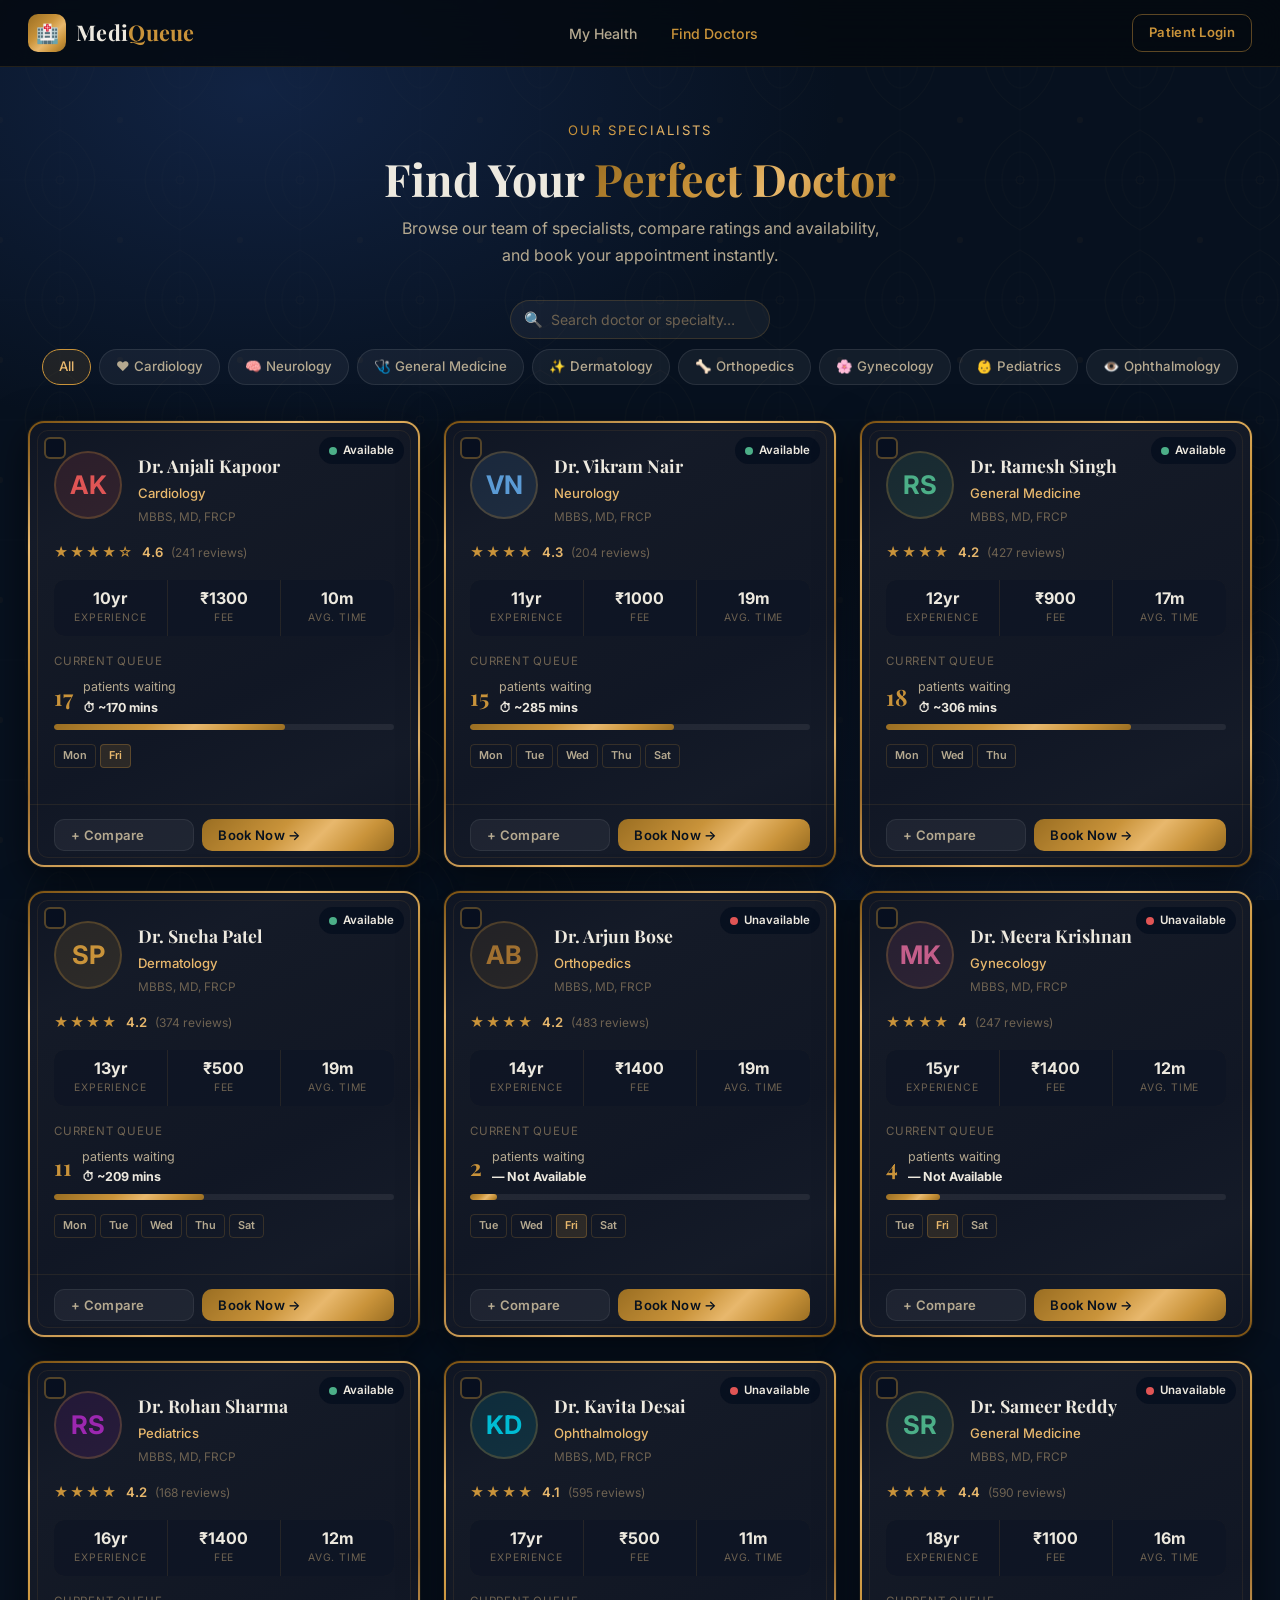
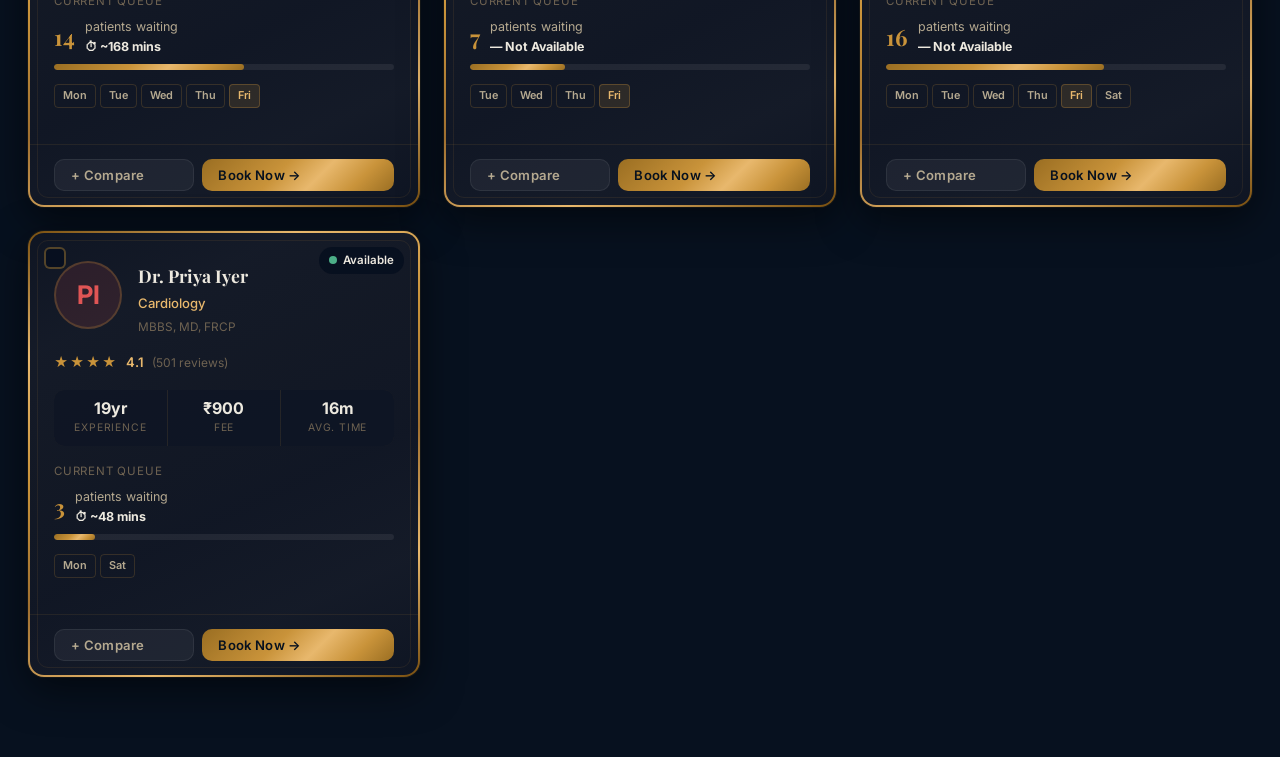
<file: doctor-select.html>
<!DOCTYPE html>
<html lang="en">
<head>
  <meta charset="UTF-8" />
  <meta name="viewport" content="width=device-width, initial-scale=1.0" />
  <title>Find a Doctor — MediQueue</title>
  <meta name="description" content="Browse MediQueue specialists by department, compare ratings and availability, and book appointments instantly." />
  <link rel="stylesheet" href="css/style.css" />
  <style>
    body { padding-top: 68px; }

    /* ── PAGE HEADER ── */
    .page-hero {
      padding: 52px 28px 36px;
      text-align: center;
    }
    .page-hero h1 { font-size: clamp(2rem, 4vw, 2.8rem); margin-bottom: 10px; }
    .page-hero p  { color: var(--text-soft); max-width: 480px; margin: 0 auto 32px; }

    /* ── FILTER BAR ── */
    .filter-bar {
      display: flex; align-items: center; justify-content: space-between;
      flex-wrap: wrap; gap: 14px;
      padding: 0 28px 28px; max-width: 1320px; margin: 0 auto;
    }
    .search-box {
      position: relative; flex: 1; max-width: 280px;
    }
    .search-box input {
      width: 100%; background: rgba(255,255,255,.05);
      border: 1px solid rgba(201,147,58,.2); border-radius: 100px;
      color: var(--text); font-size: .88rem;
      padding: 10px 16px 10px 40px; outline: none;
      transition: border-color var(--fast);
    }
    .search-box input:focus { border-color: var(--gold); }
    .search-box input::placeholder { color: var(--text-muted); }
    .search-icon {
      position: absolute; left: 14px; top: 50%; transform: translateY(-50%);
      color: var(--gold); font-size: .95rem;
    }

    /* ── COMPARE BAR ── */
    .compare-bar {
      position: fixed; bottom: 24px; left: 50%; transform: translateX(-50%);
      z-index: 800;
      background: rgba(6,14,30,.95);
      border: 1px solid rgba(201,147,58,.35);
      border-radius: var(--radius-xl);
      padding: 14px 24px;
      display: flex; align-items: center; gap: 18px;
      box-shadow: 0 8px 32px rgba(0,0,0,.6), var(--gold-glow);
      backdrop-filter: blur(20px);
      transition: opacity var(--mid), transform var(--mid);
      opacity: 0; pointer-events: none;
      min-width: 340px; justify-content: space-between;
    }
    .compare-bar.visible { opacity: 1; pointer-events: all; transform: translateX(-50%) translateY(0); }
    .compare-avatars { display: flex; gap: -6px; }
    .compare-avatar {
      width: 34px; height: 34px; border-radius: 50%;
      display: flex; align-items: center; justify-content: center;
      font-size: .8rem; font-weight: 700;
      border: 2px solid var(--navy-800);
      margin-right: -6px;
    }
    .compare-text { font-size: .88rem; color: var(--text-soft); }
    .compare-text strong { color: var(--text); }

    /* ── DOCTORS GRID ── */
    .doctors-section {
      padding: 0 28px 80px; max-width: 1320px; margin: 0 auto;
    }
    .doctors-grid {
      display: grid;
      grid-template-columns: repeat(auto-fill, minmax(320px, 1fr));
      gap: 24px;
    }

    /* ── DOCTOR CARD (Gallery Frame) ── */
    .doctor-card {
      position: relative; overflow: hidden;
      border-radius: var(--radius-md);
      padding: 0;
      cursor: default;
      transition: transform var(--mid), box-shadow var(--mid);
    }
    /* Outer golden frame */
    .doctor-card { border: 2px solid transparent; }
    .doctor-card { background:
      linear-gradient(rgba(9,18,36,.95), rgba(9,18,36,.95)) padding-box,
      linear-gradient(155deg, #7a5010, #e8b86d, #c9933a, #a07030, #e8b86d, #7a5010) border-box;
      box-shadow: 0 0 0 1px rgba(201,147,58,.08), 0 12px 40px rgba(0,0,0,.55);
    }
    .doctor-card:hover {
      transform: translateY(-5px);
      box-shadow: 0 0 0 1px rgba(201,147,58,.2), 0 20px 60px rgba(0,0,0,.65), var(--gold-glow);
    }
    /* Inner frame line */
    .doctor-card::before {
      content: '';
      position: absolute; inset: 7px;
      border: 1px solid rgba(201,147,58,.1);
      border-radius: calc(var(--radius-md) - 5px);
      pointer-events: none; z-index: 0;
    }

    /* Availability ribbon */
    .avail-ribbon {
      position: absolute; top: 14px; right: 14px; z-index: 2;
      display: flex; align-items: center; gap: 6px;
      background: rgba(6,14,30,.8); backdrop-filter: blur(8px);
      border-radius: 100px; padding: 4px 10px;
      font-size: .72rem; font-weight: 600;
    }

    /* Compare checkbox */
    .compare-chk-wrap {
      position: absolute; top: 14px; left: 14px; z-index: 2;
    }
    .compare-chk {
      width: 22px; height: 22px;
      border: 2px solid rgba(201,147,58,.4);
      border-radius: 6px;
      background: rgba(6,14,30,.8);
      display: flex; align-items: center; justify-content: center;
      cursor: pointer; font-size: .75rem;
      transition: background var(--fast), border-color var(--fast);
    }
    .compare-chk.checked {
      background: var(--gold); border-color: var(--gold); color: #07111f;
    }

    /* Card body */
    .dc-body { padding: 28px 24px 20px; position: relative; z-index: 1; }

    /* Avatar area */
    .dc-avatar-area { display: flex; align-items: flex-start; gap: 16px; margin-bottom: 16px; }
    .dc-avatar {
      width: 68px; height: 68px; border-radius: 50%;
      display: flex; align-items: center; justify-content: center;
      font-size: 1.6rem; font-weight: 700; flex-shrink: 0;
      border: 2px solid rgba(201,147,58,.25);
    }
    .dc-name { font-family: 'Playfair Display', serif; font-size: 1.1rem; font-weight: 700; margin-bottom: 3px; }
    .dc-spec { font-size: .82rem; color: var(--gold-light); font-weight: 500; margin-bottom: 4px; }
    .dc-qual { font-size: .74rem; color: var(--text-muted); line-height: 1.4; }

    /* Stats row */
    .dc-stats {
      display: grid; grid-template-columns: repeat(3,1fr);
      gap: 1px; margin: 16px 0;
      background: rgba(201,147,58,.1); border-radius: var(--radius-sm);
      overflow: hidden;
    }
    .dc-stat {
      background: rgba(9,18,36,.8);
      padding: 10px 8px; text-align: center;
    }
    .dc-stat-val { font-size: 1rem; font-weight: 700; line-height: 1; margin-bottom: 3px; }
    .dc-stat-lbl { font-size: .65rem; color: var(--text-muted); text-transform: uppercase; letter-spacing: .8px; }

    /* Queue status */
    .dc-queue { margin-bottom: 14px; }
    .dc-queue-label { font-size: .72rem; color: var(--text-muted); text-transform: uppercase; letter-spacing: .8px; margin-bottom: 6px; }
    .dc-queue-row { display: flex; align-items: center; gap: 10px; }
    .dc-queue-num { font-family: 'Playfair Display', serif; font-size: 1.4rem; font-weight: 700; color: var(--gold); }
    .dc-queue-info { font-size: .78rem; color: var(--text-soft); }

    /* Days chips */
    .day-chips { display: flex; flex-wrap: wrap; gap: 4px; margin-bottom: 16px; }
    .day-chip {
      font-size: .68rem; font-weight: 600; padding: 2px 8px;
      border-radius: 4px; border: 1px solid rgba(201,147,58,.2);
      color: var(--text-soft);
    }
    .day-chip.today { background: rgba(201,147,58,.15); color: var(--gold-light); border-color: rgba(201,147,58,.3); }

    /* Card footer */
    .dc-footer {
      display: flex; gap: 8px; padding: 14px 24px;
      border-top: 1px solid rgba(201,147,58,.1);
      position: relative; z-index: 1;
    }

    /* ── COMPARE MODAL ── */
    .compare-modal-inner { max-width: 900px !important; }
    .compare-table {
      width: 100%; border-collapse: collapse; font-size: .85rem;
    }
    .compare-table th {
      text-align: left; padding: 10px 16px;
      font-size: .72rem; text-transform: uppercase;
      letter-spacing: 1px; color: var(--text-muted);
      border-bottom: 1px solid rgba(201,147,58,.12);
    }
    .compare-table td {
      padding: 10px 16px;
      border-bottom: 1px solid rgba(255,255,255,.04);
    }
    .compare-table td:first-child { color: var(--text-muted); font-size: .8rem; }
    .compare-col-header {
      font-family: 'Playfair Display', serif; font-size: 1rem; font-weight: 700;
    }

    /* ── BOOKING MODAL ── */
    .timeslot-grid { display: grid; grid-template-columns: repeat(3,1fr); gap: 8px; }
    .timeslot {
      border: 1px solid rgba(201,147,58,.2); border-radius: var(--radius-sm);
      padding: 10px 8px; text-align: center;
      cursor: pointer; font-size: .82rem; font-weight: 500;
      transition: background var(--fast), border-color var(--fast), color var(--fast);
      color: var(--text-soft);
    }
    .timeslot:hover { border-color: var(--gold); color: var(--gold-light); background: rgba(201,147,58,.05); }
    .timeslot.selected { background: rgba(201,147,58,.15); border-color: var(--gold); color: var(--gold); }
    .timeslot.booked { opacity: .35; cursor: not-allowed; text-decoration: line-through; }

    @media (max-width: 640px) {
      .filter-bar { flex-direction: column; align-items: stretch; }
      .search-box { max-width: 100%; }
    }
  </style>
</head>
<body>
  <div class="bg-damask"></div>
  <div id="toast-container"></div>

  <!-- COMPARE BAR -->
  <div class="compare-bar" id="compare-bar">
    <div style="display:flex;align-items:center;gap:12px;">
      <div class="compare-avatars" id="c-avatars"></div>
      <div class="compare-text"><strong id="c-count">0</strong> doctors selected</div>
    </div>
    <div style="display:flex;gap:8px;">
      <button class="btn btn-ghost btn-sm" onclick="clearCompare()">Clear</button>
      <button class="btn btn-gold btn-sm" onclick="openCompareModal()">Compare →</button>
    </div>
  </div>

  <!-- NAVBAR -->
  <nav class="navbar">
    <a class="nav-brand" href="index.html">
      <div class="nav-logo-box">🏥</div>
      <span class="nav-brand-name">Medi<span>Queue</span></span>
    </a>
    <ul class="nav-links">
      <li><a href="patient-dashboard.html">My Health</a></li>
      <li><a href="doctor-select.html" class="active">Find Doctors</a></li>
    </ul>
    <div class="nav-right" id="nav-right">
      <a href="patient-login.html" class="btn btn-outline btn-sm">Patient Login</a>
    </div>
  </nav>

  <!-- PAGE HERO -->
  <div class="page-hero">
    <p class="small uppercase text-gold" style="letter-spacing:2px;margin-bottom:10px;">Our Specialists</p>
    <h1 class="anim-fadeInUp">Find Your <span class="text-gold">Perfect Doctor</span></h1>
    <p class="anim-fadeInUp d-1">Browse our team of specialists, compare ratings and availability, and book your appointment instantly.</p>

    <!-- FILTER BAR -->
    <div style="display:flex;flex-wrap:wrap;gap:10px;justify-content:center;margin-bottom:10px;" class="anim-fadeInUp d-2">
      <div class="search-box" style="max-width:260px;">
        <span class="search-icon">🔍</span>
        <input type="text" id="search-input" placeholder="Search doctor or specialty…" oninput="filterDoctors()" />
      </div>
    </div>

    <!-- DEPT CHIPS -->
    <div class="chip-group" style="justify-content:center;" id="dept-chips">
      <div class="chip active" data-dept="all" onclick="setDept('all', this)">All</div>
    </div>
  </div>

  <!-- DOCTORS GRID -->
  <div class="doctors-section">
    <div class="doctors-grid" id="doctors-grid"></div>
  </div>

  <!-- BOOKING MODAL -->
  <div class="modal-backdrop" id="book-modal-bg">
    <div class="modal">
      <div class="modal-header">
        <h3 class="modal-title">Book Appointment</h3>
        <button class="modal-close" onclick="closeBookModal()">✕</button>
      </div>

      <div id="book-doctor-info" style="display:flex;gap:14px;align-items:center;margin-bottom:24px;padding:16px;background:rgba(255,255,255,.03);border-radius:var(--radius-sm);border:1px solid rgba(201,147,58,.12);"></div>

      <div class="input-group" style="margin-bottom:18px;">
        <label class="input-label">Chief Complaint / Symptoms</label>
        <div class="input-wrap">
          <span class="input-icon">📝</span>
          <input type="text" class="input-field" id="symptoms-input" placeholder="e.g. chest pain, fever, headache…" />
        </div>
      </div>

      <label class="input-label" style="margin-bottom:12px;">Select Time Slot</label>
      <div class="timeslot-grid" id="timeslot-grid"></div>

      <div id="book-error" class="error-banner mt-12"></div>

      <div style="display:flex;gap:10px;margin-top:24px;">
        <button class="btn btn-ghost full-width" onclick="closeBookModal()">Cancel</button>
        <button class="btn btn-gold full-width" id="confirm-book-btn" onclick="confirmBooking()">Confirm Booking ✓</button>
      </div>
    </div>
  </div>

  <!-- COMPARE MODAL -->
  <div class="modal-backdrop" id="compare-modal-bg">
    <div class="modal" style="max-width:860px;">
      <div class="modal-header">
        <h3 class="modal-title">Doctor Comparison</h3>
        <button class="modal-close" onclick="document.getElementById('compare-modal-bg').classList.remove('open')">✕</button>
      </div>
      <div id="compare-modal-body" style="overflow-x:auto;"></div>
    </div>
  </div>

  <script src="js/data.js"></script>
  <script src="js/auth.js"></script>
  <script src="js/queue.js"></script>
  <script>
    // ── STATE ────────────────────────────────────────────────
    let db          = getDB();
    let selectedDept = 'all';
    let compareList  = [];
    let bookingDoc   = null;
    let selectedSlot = null;

    // Nav: show logout if logged in
    const user = AUTH.getCurrentUser();
    if (user && user.role === 'patient') {
      document.getElementById('nav-right').innerHTML =
        `<span class="text-soft" style="font-size:.85rem">${user.name}</span>
         <button class="btn btn-ghost btn-sm" onclick="AUTH.logout()">Sign Out</button>`;
    }

    // ── BUILD DEPT CHIPS ─────────────────────────────────────
    const deptChips = document.getElementById('dept-chips');
    db.departments.forEach(d => {
      const chip = document.createElement('div');
      chip.className = 'chip';
      chip.dataset.dept = d.name;
      chip.textContent = `${d.icon} ${d.name}`;
      chip.onclick = function() { setDept(d.name, this); };
      deptChips.appendChild(chip);
    });

    function setDept(dept, el) {
      selectedDept = dept;
      document.querySelectorAll('.chip').forEach(c => c.classList.remove('active'));
      el.classList.add('active');
      renderDoctors();
    }

    // ── RENDER DOCTORS ────────────────────────────────────────
    function renderDoctors() {
      const query = document.getElementById('search-input').value.toLowerCase();
      const grid  = document.getElementById('doctors-grid');
      let docs    = db.doctors;

      if (selectedDept !== 'all') docs = docs.filter(d => d.specialty === selectedDept);
      if (query) docs = docs.filter(d =>
        d.name.toLowerCase().includes(query) ||
        d.specialty.toLowerCase().includes(query) ||
        d.qualification.toLowerCase().includes(query)
      );

      if (!docs.length) {
        grid.innerHTML = `<div class="empty-state" style="grid-column:1/-1;"><span class="icon">🔍</span><h3>No Doctors Found</h3><p>Try a different search or department filter.</p></div>`;
        return;
      }

      const today = new Date().toLocaleDateString('en-US',{weekday:'short'});

      grid.innerHTML = docs.map(doc => {
        const isCompared = compareList.includes(doc.id);
        const stars = '★'.repeat(Math.floor(doc.rating)) + (doc.rating % 1 >= .5 ? '☆' : '');
        const days  = doc.availableDays.map(d =>
          `<span class="day-chip ${d === today ? 'today' : ''}">${d}</span>`
        ).join('');

        return `
        <div class="doctor-card anim-fadeInUp" id="dc-${doc.id}" data-id="${doc.id}">
          <!-- Compare checkbox -->
          <div class="compare-chk-wrap">
            <div class="compare-chk ${isCompared ? 'checked' : ''}" id="chk-${doc.id}" onclick="toggleCompare('${doc.id}')" title="Add to compare">
              ${isCompared ? '✓' : ''}
            </div>
          </div>

          <!-- Availability -->
          <div class="avail-ribbon">
            <span class="dot ${doc.isAvailable ? 'dot-green dot-pulse' : 'dot-red'}"></span>
            ${doc.isAvailable ? 'Available' : 'Unavailable'}
          </div>

          <!-- Card Body -->
          <div class="dc-body">
            <div class="dc-avatar-area">
              <div class="dc-avatar" style="background:${doc.color}22;color:${doc.color};">${doc.initials}</div>
              <div>
                <div class="dc-name">${doc.name}</div>
                <div class="dc-spec">${doc.specialty}</div>
                <div class="dc-qual">${doc.qualification}</div>
              </div>
            </div>

            <!-- Stars -->
            <div style="display:flex;align-items:center;gap:8px;margin-bottom:14px;">
              <span class="stars" style="font-size:.85rem">${stars}</span>
              <span style="font-size:.82rem;color:var(--gold-light);font-weight:600">${doc.rating}</span>
              <span style="font-size:.75rem;color:var(--text-muted)">(${doc.reviewsCount} reviews)</span>
            </div>

            <!-- Stats -->
            <div class="dc-stats">
              <div class="dc-stat">
                <div class="dc-stat-val">${doc.experience}yr</div>
                <div class="dc-stat-lbl">Experience</div>
              </div>
              <div class="dc-stat">
                <div class="dc-stat-val">₹${doc.consultationFee}</div>
                <div class="dc-stat-lbl">Fee</div>
              </div>
              <div class="dc-stat">
                <div class="dc-stat-val">${doc.avgConsultationTime}m</div>
                <div class="dc-stat-lbl">Avg. Time</div>
              </div>
            </div>

            <!-- Queue -->
            <div class="dc-queue">
              <div class="dc-queue-label">Current Queue</div>
              <div class="dc-queue-row">
                <div class="dc-queue-num">${doc.currentQueueSize}</div>
                <div class="dc-queue-info">patients waiting<br/>
                  <strong style="color:var(--text)">${doc.isAvailable ? '⏱ ~' + doc.waitTime : '— Not Available'}</strong>
                </div>
              </div>
              <div class="progress-bar" style="margin-top:6px;">
                <div class="progress-fill" style="width:${Math.min(100,doc.currentQueueSize*4)}%"></div>
              </div>
            </div>

            <!-- Days -->
            <div class="day-chips">${days}</div>
          </div>

          <!-- Footer -->
          <div class="dc-footer">
            <button class="btn btn-ghost btn-sm" style="flex:1" onclick="toggleCompare('${doc.id}')">
              ${isCompared ? '✓ Comparing' : '+ Compare'}
            </button>
            <button class="btn btn-gold btn-sm" style="flex:1.5"
              ${doc.isAvailable ? '' : 'disabled style="opacity:.5;cursor:not-allowed;"'}
              onclick="openBookModal('${doc.id}')">
              Book Now →
            </button>
          </div>
        </div>`;
      }).join('');
    }

    function filterDoctors() { renderDoctors(); }

    // ── COMPARE ──────────────────────────────────────────────
    function toggleCompare(docId) {
      const idx = compareList.indexOf(docId);
      if (idx === -1) {
        if (compareList.length >= 3) { showToast('⚠️','Max 3','You can compare up to 3 doctors at a time.'); return; }
        compareList.push(docId);
      } else {
        compareList.splice(idx, 1);
      }
      renderDoctors();
      updateCompareBar();
    }

    function clearCompare() {
      compareList = [];
      updateCompareBar();
      renderDoctors();
    }

    function updateCompareBar() {
      const bar = document.getElementById('compare-bar');
      document.getElementById('c-count').textContent = compareList.length;

      const avatarsEl = document.getElementById('c-avatars');
      avatarsEl.innerHTML = compareList.map(id => {
        const doc = db.doctors.find(d => d.id === id);
        return `<div class="compare-avatar" style="background:${doc.color}22;color:${doc.color}">${doc.initials}</div>`;
      }).join('');

      if (compareList.length >= 2) {
        bar.classList.add('visible');
      } else {
        bar.classList.remove('visible');
      }
    }

    function openCompareModal() {
      const docs = compareList.map(id => db.doctors.find(d => d.id === id));
      const rows = [
        ['Specialty',       d => d.specialty],
        ['Qualification',   d => d.qualification],
        ['Experience',      d => d.experience + ' years'],
        ['Rating',          d => `${'★'.repeat(Math.floor(d.rating))} ${d.rating} (${d.reviewsCount})`],
        ['Consultation Fee',d => `₹${d.consultationFee}`],
        ['Avg. Consult Time', d => d.avgConsultationTime + ' min'],
        ['Queue Size',      d => d.currentQueueSize + ' patients'],
        ['Wait Time',       d => d.isAvailable ? '~' + d.waitTime : '—'],
        ['Available Days',  d => d.availableDays.join(', ')],
        ['Languages',       d => d.languages.join(', ')],
        ['Room',            d => d.roomNo || '—'],
        ['Status',          d => d.isAvailable ? '🟢 Available' : '🔴 Unavailable'],
      ];

      document.getElementById('compare-modal-body').innerHTML = `
        <table class="compare-table">
          <thead><tr>
            <th>Attribute</th>
            ${docs.map(d => `<th><div class="compare-col-header">${d.name}</div><div style="font-size:.75rem;color:var(--gold)">${d.specialty}</div></th>`).join('')}
          </tr></thead>
          <tbody>
            ${rows.map(([lbl, fn]) => `<tr><td>${lbl}</td>${docs.map(d => `<td>${fn(d)}</td>`).join('')}</tr>`).join('')}
          </tbody>
        </table>
        <div style="display:flex;gap:10px;margin-top:24px;">
          ${docs.map(d => `<button class="btn btn-gold btn-sm" style="flex:1" onclick="openBookModal('${d.id}');document.getElementById('compare-modal-bg').classList.remove('open');" ${d.isAvailable?'':'disabled'}>Book ${d.name.split(' ')[1] || d.name}</button>`).join('')}
        </div>`;

      document.getElementById('compare-modal-bg').classList.add('open');
    }

    // ── BOOKING ──────────────────────────────────────────────
    const TIME_SLOTS = ['09:00 AM','09:30 AM','10:00 AM','10:30 AM','11:00 AM','11:30 AM',
                        '02:00 PM','02:30 PM','03:00 PM','03:30 PM','04:00 PM','04:30 PM'];

    function openBookModal(docId) {
      if (!user || user.role !== 'patient') {
        showToast('🔒','Login Required','Please log in as a patient to book an appointment.');
        setTimeout(() => window.location.href = 'patient-login.html', 1500);
        return;
      }
      bookingDoc   = db.doctors.find(d => d.id === docId);
      selectedSlot = null;

      const info = document.getElementById('book-doctor-info');
      info.innerHTML = `
        <div class="dc-avatar" style="background:${bookingDoc.color}22;color:${bookingDoc.color};width:52px;height:52px;font-size:1.2rem">${bookingDoc.initials}</div>
        <div>
          <div style="font-weight:700;font-size:1rem">${bookingDoc.name}</div>
          <div style="font-size:.83rem;color:var(--gold-light)">${bookingDoc.specialty}</div>
          <div style="font-size:.78rem;color:var(--text-muted);margin-top:3px">Fee: ₹${bookingDoc.consultationFee} &nbsp;·&nbsp; Avg wait: ~${bookingDoc.waitTime}</div>
        </div>`;

      document.getElementById('symptoms-input').value = '';
      document.getElementById('book-error').style.display = 'none';

      const grid = document.getElementById('timeslot-grid');
      grid.innerHTML = TIME_SLOTS.map((s,i) =>
        `<div class="timeslot ${i < 3 ? 'booked' : ''}" onclick="selectSlot(this,'${s}')">${i < 3 ? '✗ ' : ''}${s}</div>`
      ).join('');

      document.getElementById('book-modal-bg').classList.add('open');
    }

    function closeBookModal() {
      document.getElementById('book-modal-bg').classList.remove('open');
      bookingDoc = null; selectedSlot = null;
    }

    function selectSlot(el, slot) {
      if (el.classList.contains('booked')) return;
      document.querySelectorAll('.timeslot').forEach(t => t.classList.remove('selected'));
      el.classList.add('selected');
      selectedSlot = slot;
    }

    function confirmBooking() {
      const errEl = document.getElementById('book-error');
      if (!selectedSlot) { errEl.textContent = 'Please select a time slot.'; errEl.style.display='block'; return; }
      if (!user) { window.location.href = 'patient-login.html'; return; }

      const symptoms = document.getElementById('symptoms-input').value;
      const result   = QUEUE.bookAppointment(user.id, bookingDoc.id, selectedSlot, symptoms);

      if (!result.success) {
        errEl.textContent = result.error; errEl.style.display = 'block'; return;
      }

      closeBookModal();
      db = getDB(); // refresh
      showToast('✅', 'Booked!', `Token ${result.appointment.token} — ${bookingDoc.name} at ${selectedSlot}. Est. wait: ${result.appointment.estimatedWait}`);
      renderDoctors();
    }

    // Toast helper
    function showToast(icon, title, body) {
      const t = document.createElement('div');
      t.className = 'toast';
      t.innerHTML = `<span class="toast-icon">${icon}</span><div><div class="toast-title">${title}</div><div class="toast-body">${body}</div></div>`;
      document.getElementById('toast-container').appendChild(t);
      setTimeout(() => t.remove(), 5000);
    }

    // Close modals on backdrop click
    document.getElementById('book-modal-bg').addEventListener('click', function(e) {
      if (e.target === this) closeBookModal();
    });
    document.getElementById('compare-modal-bg').addEventListener('click', function(e) {
      if (e.target === this) this.classList.remove('open');
    });

    // ── BOOT ─────────────────────────────────────────────────
    renderDoctors();

    // Live queue tick —refresh every 15s
    setInterval(() => {
      QUEUE.tick();
      db = getDB();
      renderDoctors();
    }, 15000);
  </script>
</body>
</html>
</file>
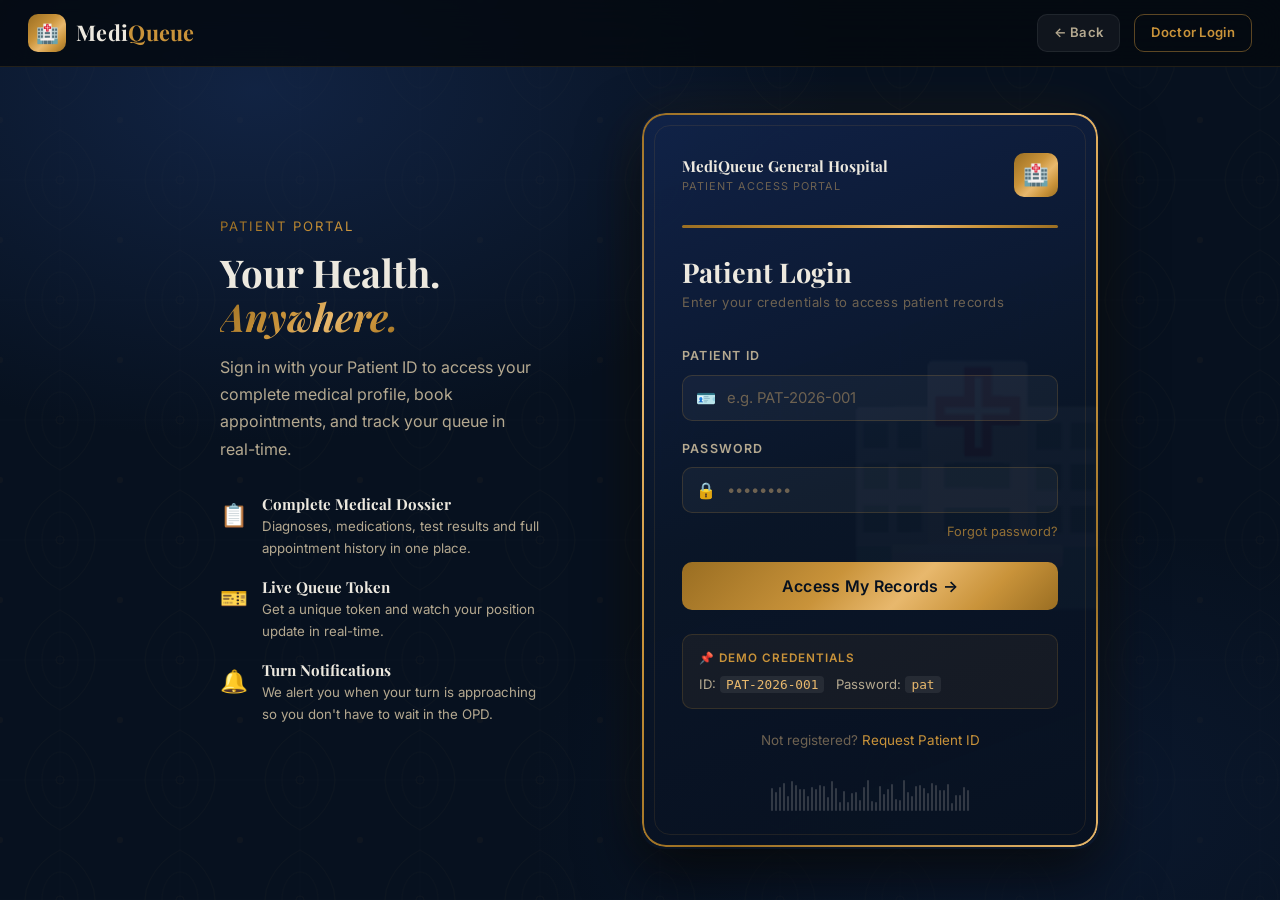
<file: patient-dashboard.html>
<!DOCTYPE html>
<html lang="en">
<head>
  <meta charset="UTF-8" />
  <meta name="viewport" content="width=device-width, initial-scale=1.0" />
  <title>My Health Dossier — MediQueue</title>
  <meta name="description" content="View your complete medical records, appointments, diagnoses, medications and test results." />
  <link rel="stylesheet" href="css/style.css" />
  <style>
    body { padding-top: 68px; }

    /* ── DASHBOARD LAYOUT ── */
    .dashboard {
      display: flex; min-height: calc(100vh - 68px);
    }

    /* ── LEFT: PATIENT ID CARD ── */
    .sidebar {
      width: 300px; flex-shrink: 0;
      padding: 28px 20px;
      border-right: 1px solid rgba(201,147,58,.12);
      position: sticky; top: 68px;
      height: calc(100vh - 68px);
      overflow-y: auto;
      display: flex; flex-direction: column; gap: 16px;
    }

    .patient-id-card {
      background:
        linear-gradient(155deg, rgba(17,35,73,.9) 0%, rgba(8,16,32,1) 60%, rgba(12,25,50,.9) 100%);
      border-radius: var(--radius-md);
      border: 2px solid transparent;
      position: relative; overflow: hidden;
      padding: 24px 20px;
    }
    .patient-id-card::before {
      content: '';
      position: absolute; inset: 0;
      border-radius: var(--radius-md);
      padding: 2px;
      background: linear-gradient(145deg, #9a6e22, #e8b86d, #c9933a, #9a6e22);
      -webkit-mask: linear-gradient(#fff 0 0) content-box, linear-gradient(#fff 0 0);
      -webkit-mask-composite: xor; mask-composite: exclude;
      pointer-events: none;
    }
    .patient-id-card::after {
      content: '';
      position: absolute; inset: 8px;
      border: 1px solid rgba(201,147,58,.1);
      border-radius: calc(var(--radius-md) - 5px);
      pointer-events: none;
    }

    /* card header */
    .id-card-top {
      display: flex; align-items: center; justify-content: space-between;
      margin-bottom: 16px; position: relative; z-index: 1;
    }
    .id-card-badge {
      background: var(--gold-gradient);
      color: #07111f; font-size: .65rem; font-weight: 700;
      letter-spacing: 1.5px; text-transform: uppercase;
      padding: 3px 10px; border-radius: 100px;
    }
    .id-card-num {
      font-size: .7rem; color: var(--text-muted);
      font-family: 'Cormorant Garamond', serif; letter-spacing: 1px;
    }

    /* Photo */
    .patient-avatar-lg {
      width: 80px; height: 80px;
      border-radius: 50%;
      display: flex; align-items: center; justify-content: center;
      font-size: 2rem; font-weight: 700;
      border: 3px solid rgba(201,147,58,.4);
      margin: 0 auto 14px;
      box-shadow: 0 0 0 6px rgba(201,147,58,.08);
      position: relative; z-index: 1;
    }

    .patient-name-card {
      font-family: 'Playfair Display', serif;
      font-size: 1.25rem; font-weight: 700;
      text-align: center; margin-bottom: 4px;
      position: relative; z-index: 1;
    }
    .patient-id-text {
      text-align: center; font-size: .73rem;
      color: var(--text-muted); letter-spacing: 1px;
      margin-bottom: 16px; position: relative; z-index: 1;
    }

    .id-card-divider {
      height: 2px; margin-bottom: 16px;
      background: var(--gold-gradient);
      border-radius: 1px; position: relative; z-index: 1;
    }

    .id-card-field {
      display: flex; align-items: flex-start; justify-content: space-between;
      margin-bottom: 10px; position: relative; z-index: 1;
      font-size: .8rem;
    }
    .id-card-field-lbl {
      color: var(--text-muted); font-size: .72rem;
      letter-spacing: .8px; text-transform: uppercase;
      font-weight: 500;
    }
    .id-card-field-val {
      font-weight: 600; text-align: right;
      max-width: 55%;
    }

    .blood-group-badge {
      display: inline-flex; align-items: center; justify-content: center;
      background: rgba(224,85,85,.15); color: var(--red);
      border: 1px solid rgba(224,85,85,.35);
      border-radius: 6px; padding: 2px 10px;
      font-weight: 700; font-size: .85rem;
    }

    /* Allergies */
    .allergy-section { position: relative; z-index: 1; margin-top: 14px; }
    .allergy-lbl {
      font-size: .7rem; text-transform: uppercase; letter-spacing: 1px;
      color: var(--text-muted); margin-bottom: 8px;
    }
    .allergy-tags { display: flex; flex-wrap: wrap; gap: 5px; }
    .allergy-tag {
      background: rgba(240,160,48,.1); color: var(--amber);
      border: 1px solid rgba(240,160,48,.25);
      border-radius: 100px; padding: 2px 8px; font-size: .7rem; font-weight: 600;
    }

    /* Stamp decoration */
    .id-stamp {
      position: absolute; bottom: 16px; right: 12px; z-index: 1;
      width: 56px; height: 56px;
      border: 2px solid rgba(76,175,136,.35);
      border-radius: 50%;
      display: flex; flex-direction: column; align-items: center; justify-content: center;
      transform: rotate(-12deg);
      opacity: .6;
    }
    .id-stamp-text { font-size: .5rem; font-weight: 800; letter-spacing: 1.5px; color: var(--green); text-transform: uppercase; }
    .id-stamp-icon { font-size: .85rem; color: var(--green); }

    /* Sidebar nav items */
    .sidebar-nav { display: flex; flex-direction: column; gap: 6px; }
    .sidebar-nav-item {
      display: flex; align-items: center; gap: 10px;
      padding: 10px 14px; border-radius: var(--radius-sm);
      color: var(--text-soft); font-size: .88rem; font-weight: 500;
      cursor: pointer; transition: background var(--fast), color var(--fast);
      border: 1px solid transparent;
    }
    .sidebar-nav-item:hover {
      background: rgba(201,147,58,.06); color: var(--gold-light);
    }
    .sidebar-nav-item.active {
      background: rgba(201,147,58,.1); color: var(--gold);
      border-color: rgba(201,147,58,.2);
    }
    .sidebar-nav-item .icon { font-size: 1.1rem; }

    /* ── RIGHT: MAIN CONTENT ── */
    .main-content {
      flex: 1; padding: 28px 32px;
      overflow-y: auto; min-width: 0;
    }

    .content-header {
      display: flex; align-items: center; justify-content: space-between;
      margin-bottom: 28px;
    }
    .content-header h2 { font-size: 1.7rem; }

    /* ── QUEUE CARD ── */
    .queue-card {
      padding: 28px 28px 24px;
      margin-bottom: 24px;
      position: relative; overflow: hidden;
    }
    .queue-card::before {
      content: '';
      position: absolute; left: 0; top: 0; bottom: 0; width: 4px;
      background: var(--gold-gradient);
    }
    .queue-grid {
      display: grid; grid-template-columns: auto 1fr auto; gap: 24px;
      align-items: center;
    }

    .token-box {
      background: var(--gold-gradient);
      color: #07111f; padding: 16px 20px;
      border-radius: var(--radius-sm);
      text-align: center; flex-shrink: 0;
    }
    .token-lbl { font-size: .65rem; font-weight: 700; letter-spacing: 1.5px; text-transform: uppercase; }
    .token-val { font-family: 'Playfair Display', serif; font-size: 1.6rem; font-weight: 700; line-height: 1.1; margin-top: 2px; }

    .queue-info h3 { font-size: 1.1rem; margin-bottom: 4px; }
    .queue-info p  { font-size: .85rem; color: var(--text-soft); margin-bottom: 12px; }

    .queue-pos-row {
      display: flex; align-items: center; gap: 16px; margin-bottom: 10px;
    }
    .queue-pos-big {
      font-family: 'Playfair Display', serif; font-size: 2.2rem;
      font-weight: 700; line-height: 1; color: var(--gold);
    }
    .queue-pos-lbl { font-size: .8rem; color: var(--text-muted); }

    .wait-box {
      text-align: center; flex-shrink: 0;
    }
    .wait-time {
      font-family: 'Playfair Display', serif; font-size: 2rem;
      font-weight: 700; color: var(--text); line-height: 1;
    }
    .wait-lbl { font-size: .73rem; color: var(--text-muted); text-transform: uppercase; letter-spacing: 1px; margin-top: 4px; }

    .queue-progress-wrap { margin-top: 10px; }
    .queue-progress-label {
      display: flex; justify-content: space-between;
      font-size: .75rem; color: var(--text-muted); margin-bottom: 6px;
    }

    /* ── APT CARD ── */
    .apt-card {
      padding: 20px 22px; margin-bottom: 14px;
      display: flex; align-items: center; gap: 18px;
    }
    .apt-dot-line {
      display: flex; flex-direction: column; align-items: center; gap: 0;
    }
    .apt-dot { width: 14px; height: 14px; border-radius: 50%; flex-shrink: 0; }
    .apt-dot.upcoming { background: var(--gold); box-shadow: 0 0 0 4px rgba(201,147,58,.2); }
    .apt-dot.completed { background: var(--green); }
    .apt-dot.cancelled { background: var(--red); }
    .apt-info { flex: 1; }
    .apt-info h4 { font-size: .97rem; margin-bottom: 3px; }
    .apt-info .meta { font-size: .8rem; color: var(--text-soft); }
    .apt-token { text-align: right; }
    .apt-token .token-badge {
      font-family: 'Cormorant Garamond', serif;
      font-size: 1.05rem; color: var(--gold); font-weight: 600;
    }

    /* ── DIAGNOSIS CARD ── */
    .dx-card { padding: 22px 24px; margin-bottom: 14px; }
    .dx-header { display: flex; align-items: flex-start; justify-content: space-between; margin-bottom: 10px; }
    .dx-name { font-size: 1rem; font-weight: 600; margin-bottom: 3px; }
    .dx-icd { font-size: .75rem; color: var(--text-muted); font-family: 'Cormorant Garamond', serif; letter-spacing: .5px; }
    .dx-meta { font-size: .8rem; color: var(--text-soft); margin-top: 8px; }
    .dx-notes { font-size: .82rem; color: var(--text-soft); background: rgba(255,255,255,.03); border-left: 3px solid rgba(201,147,58,.25); padding: 8px 12px; border-radius: 0 var(--radius-xs) var(--radius-xs) 0; margin-top: 12px; }

    /* ── MED CARD ── */
    .med-card { padding: 20px 22px; margin-bottom: 14px; }
    .med-header { display: flex; align-items: center; gap: 12px; margin-bottom: 10px; }
    .med-icon-box {
      width: 42px; height: 42px; border-radius: var(--radius-xs);
      background: rgba(91,155,213,.12); border: 1px solid rgba(91,155,213,.25);
      display: flex; align-items: center; justify-content: center; font-size: 1.3rem; flex-shrink: 0;
    }
    .med-name { font-weight: 600; font-size: .97rem; }
    .med-brand { font-size: .78rem; color: var(--text-muted); }
    .med-detail-grid { display: grid; grid-template-columns: 1fr 1fr; gap: 8px; margin-top: 10px; }
    .med-detail { font-size: .8rem; }
    .med-detail-lbl { color: var(--text-muted); font-size: .72rem; text-transform: uppercase; letter-spacing: .8px; }

    /* ── TEST RESULT ── */
    .test-card { padding: 22px 24px; margin-bottom: 14px; }
    .test-header { display: flex; align-items: center; justify-content: space-between; margin-bottom: 14px; }
    .test-name { font-size: 1rem; font-weight: 600; }
    .test-meta { font-size: .78rem; color: var(--text-muted); margin-top: 2px; }
    .param-table { width: 100%; border-collapse: collapse; font-size: .82rem; }
    .param-table th {
      text-align: left; font-size: .7rem; text-transform: uppercase;
      letter-spacing: 1px; color: var(--text-muted); font-weight: 600;
      padding: 6px 10px; border-bottom: 1px solid rgba(201,147,58,.12);
    }
    .param-table td { padding: 8px 10px; }
    .param-table tr:not(:last-child) td { border-bottom: 1px solid rgba(255,255,255,.04); }
    .param-val.High { color: var(--red); font-weight: 600; }
    .param-val.Low  { color: var(--blue); font-weight: 600; }
    .param-val.Borderline { color: var(--amber); font-weight: 600; }
    .param-val.Normal { color: var(--green); }

    /* ── NOTIFICATION BELL ── */
    .notif-badge {
      position: relative; display: inline-flex;
    }
    .notif-badge::after {
      content: '1'; position: absolute; top: -4px; right: -4px;
      background: var(--red); color: #fff;
      font-size: .6rem; font-weight: 700;
      width: 16px; height: 16px; border-radius: 50%;
      display: flex; align-items: center; justify-content: center;
    }

    @media (max-width: 900px) {
      .dashboard { flex-direction: column; }
      .sidebar { width: 100%; height: auto; position: static; border-right: none; border-bottom: 1px solid rgba(201,147,58,.12); flex-direction: row; flex-wrap: wrap; padding: 16px; }
      .patient-id-card { display: none; }
      .queue-grid { grid-template-columns: 1fr; }
    }
  </style>
</head>
<body>
  <div class="bg-damask"></div>
  <div id="toast-container"></div>

  <!-- NAVBAR -->
  <nav class="navbar">
    <a class="nav-brand" href="index.html">
      <div class="nav-logo-box">🏥</div>
      <span class="nav-brand-name">Medi<span>Queue</span></span>
    </a>
    <ul class="nav-links">
      <li><a href="patient-dashboard.html" class="active">My Health</a></li>
      <li><a href="doctor-select.html">Find Doctors</a></li>
    </ul>
    <div class="nav-right">
      <span id="nav-name" class="text-soft" style="font-size:.85rem"></span>
      <button class="btn btn-ghost btn-sm" onclick="AUTH.logout()">Sign Out</button>
    </div>
  </nav>

  <div class="dashboard">

    <!-- ── SIDEBAR: ID CARD ── -->
    <aside class="sidebar" id="sidebar">
      <!-- Patient ID Card -->
      <div class="patient-id-card" id="id-card">
        <div class="id-card-top">
          <span class="id-card-badge">Active Patient</span>
          <span class="id-card-num" id="pid-num"></span>
        </div>

        <!-- Avatar -->
        <div class="patient-avatar-lg" id="pid-avatar"></div>
        <div class="patient-name-card" id="pid-name"></div>
        <div class="patient-id-text" id="pid-id"></div>

        <div class="id-card-divider"></div>

        <!-- Fields -->
        <div class="id-card-field">
          <span class="id-card-field-lbl">Date of Birth</span>
          <span class="id-card-field-val" id="pid-dob"></span>
        </div>
        <div class="id-card-field">
          <span class="id-card-field-lbl">Gender</span>
          <span class="id-card-field-val" id="pid-gender"></span>
        </div>
        <div class="id-card-field">
          <span class="id-card-field-lbl">Blood Group</span>
          <span class="id-card-field-val">
            <span class="blood-group-badge" id="pid-blood"></span>
          </span>
        </div>
        <div class="id-card-field">
          <span class="id-card-field-lbl">Phone</span>
          <span class="id-card-field-val small" id="pid-phone"></span>
        </div>
        <div class="id-card-field">
          <span class="id-card-field-lbl">Member Since</span>
          <span class="id-card-field-val" id="pid-since"></span>
        </div>

        <!-- Allergies -->
        <div class="allergy-section">
          <div class="allergy-lbl">⚠️ Known Allergies</div>
          <div class="allergy-tags" id="pid-allergies"></div>
        </div>

        <!-- Active stamp -->
        <div class="id-stamp">
          <span class="id-stamp-icon">✓</span>
          <span class="id-stamp-text">Verified</span>
        </div>
      </div>

      <!-- Sidebar nav -->
      <div class="sidebar-nav">
        <div class="sidebar-nav-item active" data-tab="queue" onclick="switchTab('queue', this)">
          <span class="icon">🎫</span> Queue & Appointments
        </div>
        <div class="sidebar-nav-item" data-tab="diagnoses" onclick="switchTab('diagnoses', this)">
          <span class="icon">📋</span> Diagnoses
        </div>
        <div class="sidebar-nav-item" data-tab="medications" onclick="switchTab('medications', this)">
          <span class="icon">💊</span> Medications
        </div>
        <div class="sidebar-nav-item" data-tab="tests" onclick="switchTab('tests', this)">
          <span class="icon">🧪</span> Test Results
        </div>
        <div class="sidebar-nav-item" data-tab="history" onclick="switchTab('history', this)">
          <span class="icon">📁</span> Visit History
        </div>
        <div class="divider"></div>
        <div class="sidebar-nav-item" onclick="window.location='doctor-select.html'">
          <span class="icon">🩺</span> Book Appointment
        </div>
      </div>
    </aside>

    <!-- ── MAIN CONTENT ── -->
    <main class="main-content">

      <!-- ── TAB: QUEUE ── -->
      <div id="tab-queue" class="anim-fadeIn">
        <div class="content-header">
          <h2>🎫 Queue &amp; Appointments</h2>
          <a href="doctor-select.html" class="btn btn-gold btn-sm">+ Book New</a>
        </div>

        <!-- Active appointment queue tracker -->
        <div id="active-queue-card"></div>

        <!-- All appointments -->
        <h3 style="font-size:1rem; color:var(--text-soft); margin-bottom:16px; font-family:'Inter',sans-serif; font-weight:500;">
          All Appointments
        </h3>
        <div id="appointments-list"></div>
      </div>

      <!-- ── TAB: DIAGNOSES ── -->
      <div id="tab-diagnoses" class="hidden anim-fadeIn">
        <div class="content-header">
          <h2>📋 Diagnoses</h2>
          <span class="badge badge-muted" id="dx-count"></span>
        </div>
        <div id="diagnoses-list"></div>
      </div>

      <!-- ── TAB: MEDICATIONS ── -->
      <div id="tab-medications" class="hidden anim-fadeIn">
        <div class="content-header">
          <h2>💊 Medications</h2>
          <span class="badge badge-blue" id="med-active-count"></span>
        </div>
        <div id="medications-list"></div>
      </div>

      <!-- ── TAB: TESTS ── -->
      <div id="tab-tests" class="hidden anim-fadeIn">
        <div class="content-header">
          <h2>🧪 Test Results</h2>
          <span class="badge badge-muted" id="test-count"></span>
        </div>
        <div id="tests-list"></div>
      </div>

      <!-- ── TAB: HISTORY ── -->
      <div id="tab-history" class="hidden anim-fadeIn">
        <div class="content-header">
          <h2>📁 Visit History</h2>
        </div>
        <div id="history-list"></div>
      </div>

    </main>
  </div>

  <script src="js/data.js"></script>
  <script src="js/auth.js"></script>
  <script src="js/queue.js"></script>
  <script>
    // ── INIT ─────────────────────────────────────────────────
    const user = AUTH.requireAuth('patient');
    if (!user) throw new Error('Unauthorized');

    document.getElementById('nav-name').textContent = user.name;

    // Load fresh data
    const db      = getDB();
    const patient = db.patients.find(p => p.id === user.id);

    // ── POPULATE ID CARD ────────────────────────────────────
    const colors = ['#4caf88','#5b9bd5','#c9933a','#c45e8a','#e05555'];
    const c = colors[user.name.charCodeAt(0) % colors.length];
    document.getElementById('pid-avatar').style.cssText  = `background:${c}22;color:${c};`;
    document.getElementById('pid-avatar').textContent    = user.name.split(' ').map(w=>w[0]).join('').slice(0,2);
    document.getElementById('pid-name').textContent      = patient.name;
    document.getElementById('pid-id').textContent        = patient.id;
    document.getElementById('pid-num').textContent       = `#${patient.id.split('-').pop()}`;
    document.getElementById('pid-dob').textContent       = new Date(patient.dob).toLocaleDateString('en-IN',{day:'2-digit',month:'short',year:'numeric'});
    document.getElementById('pid-gender').textContent    = patient.gender;
    document.getElementById('pid-blood').textContent     = patient.bloodGroup;
    document.getElementById('pid-phone').textContent     = patient.phone;
    document.getElementById('pid-since').textContent     = new Date(patient.joinedOn).toLocaleDateString('en-IN',{month:'short',year:'numeric'});
    patient.allergies.forEach(a => {
      const el = document.createElement('span');
      el.className = 'allergy-tag'; el.textContent = a;
      document.getElementById('pid-allergies').appendChild(el);
    });

    // ── TAB SWITCHING ────────────────────────────────────────
    function switchTab(name, el) {
      document.querySelectorAll('[id^="tab-"]').forEach(t => t.classList.add('hidden'));
      document.querySelectorAll('.sidebar-nav-item').forEach(i => i.classList.remove('active'));
      document.getElementById(`tab-${name}`).classList.remove('hidden');
      if (el) el.classList.add('active');
    }

    // ── QUEUE TAB ────────────────────────────────────────────
    function renderQueue() {
      const upcoming = patient.appointments.filter(a => a.status === 'upcoming');
      const activeQC = document.getElementById('active-queue-card');

      if (upcoming.length === 0) {
        activeQC.innerHTML = `<div class="card" style="padding:28px;text-align:center;margin-bottom:24px;">
          <div style="font-size:2.5rem;margin-bottom:10px;">🗓️</div>
          <h3 style="margin-bottom:8px;">No Active Queue</h3>
          <p style="color:var(--text-soft);font-size:.9rem;margin-bottom:20px;">You don't have any upcoming appointments. Book one now!</p>
          <a href="doctor-select.html" class="btn btn-gold">Book an Appointment</a>
        </div>`;
      } else {
        const appt  = upcoming[0];
        const total = 12; // mock total
        const done  = total - appt.queuePosition;
        const pct   = Math.max(5, Math.round((done / total) * 100));

        activeQC.innerHTML = `
        <div class="queue-card card anim-fadeInUp" id="live-queue-card">
          <div style="display:flex;align-items:center;gap:10px;margin-bottom:18px;">
            <span class="dot dot-green dot-pulse"></span>
            <span style="font-size:.78rem;font-weight:600;letter-spacing:1px;text-transform:uppercase;color:var(--green);">Live Queue</span>
            <span style="margin-left:auto;font-size:.78rem;color:var(--text-muted);" id="live-badge">${appt.token}</span>
          </div>
          <div class="queue-grid">
            <div class="token-box">
              <div class="token-lbl">Your Token</div>
              <div class="token-val">${appt.token}</div>
            </div>
            <div class="queue-info">
              <h3>${appt.doctorName}</h3>
              <p>${appt.department} &nbsp;·&nbsp; Room ${appt.roomNo || '—'} &nbsp;·&nbsp; ${appt.date}</p>
              <div class="queue-pos-row">
                <div>
                  <div class="queue-pos-big" id="q-pos">${appt.queuePosition}</div>
                  <div class="queue-pos-lbl">patients ahead</div>
                </div>
                <div style="flex:1;">
                  <div class="queue-progress-wrap">
                    <div class="queue-progress-label">
                      <span>Queue Progress</span>
                      <span id="q-pct">${pct}%</span>
                    </div>
                    <div class="progress-bar">
                      <div class="progress-fill" id="q-fill" style="width:${pct}%"></div>
                    </div>
                  </div>
                </div>
              </div>
            </div>
            <div class="wait-box">
              <div class="wait-time" id="q-wait">${appt.estimatedWait}</div>
              <div class="wait-lbl">Est. Wait</div>
              <div style="margin-top:12px;">
                ${appt.priority ? `<span class="badge badge-${appt.priority.color}">${appt.priority.icon} ${appt.priority.level}</span>` : '<span class="badge badge-muted">🟢 Low</span>'}
              </div>
            </div>
          </div>
        </div>`;
      }

      // Render all appointments
      const listEl = document.getElementById('appointments-list');
      if (patient.appointments.length === 0) {
        listEl.innerHTML = '<p class="text-muted center" style="padding:20px">No appointment history.</p>';
        return;
      }
      listEl.innerHTML = patient.appointments.map(a => `
        <div class="apt-card card card-hover">
          <div class="apt-dot-line">
            <div class="apt-dot ${a.status}"></div>
          </div>
          <div class="apt-info">
            <h4>${a.doctorName}</h4>
            <div class="meta">${a.department} &nbsp;·&nbsp; ${a.date} at ${a.time}</div>
            ${a.roomNo ? `<div class="meta">Room: ${a.roomNo}</div>` : ''}
          </div>
          <div class="apt-token">
            <div class="token-badge">${a.token}</div>
            <div style="margin-top:6px;">
              <span class="badge badge-${a.status === 'upcoming' ? 'amber' : a.status === 'completed' ? 'green' : 'red'}">${a.status}</span>
            </div>
          </div>
        </div>
      `).join('');
    }

    // ── DIAGNOSES TAB ────────────────────────────────────────
    function renderDiagnoses() {
      document.getElementById('dx-count').textContent = `${patient.diagnoses.length} Records`;
      const el = document.getElementById('diagnoses-list');
      if (!patient.diagnoses.length) { el.innerHTML = '<div class="empty-state"><span class="icon">📋</span><h3>No Diagnoses</h3></div>'; return; }
      el.innerHTML = patient.diagnoses.map(d => `
        <div class="dx-card card card-hover anim-fadeInUp">
          <div class="dx-header">
            <div>
              <div class="dx-name">${d.illness}</div>
              <div class="dx-icd">ICD-10: ${d.icdCode}</div>
            </div>
            <div style="display:flex;flex-direction:column;align-items:flex-end;gap:6px;">
              <span class="badge badge-${d.status === 'Active' ? (d.severity === 'Moderate' ? 'amber' : d.severity === 'Severe' ? 'red' : 'blue') : 'green'}">${d.status}</span>
              <span class="badge badge-muted">${d.severity}</span>
            </div>
          </div>
          <div class="dx-meta">
            🩺 ${d.diagnosedBy} &nbsp;·&nbsp; 📅 ${new Date(d.diagnosedOn).toLocaleDateString('en-IN',{day:'2-digit',month:'short',year:'numeric'})}
          </div>
          <div class="dx-notes">${d.notes}</div>
        </div>
      `).join('');
    }

    // ── MEDICATIONS TAB ──────────────────────────────────────
    function renderMeds() {
      const active = patient.medications.filter(m => m.status === 'Active');
      document.getElementById('med-active-count').textContent = `${active.length} Active`;
      const el = document.getElementById('medications-list');
      el.innerHTML = patient.medications.map(m => `
        <div class="med-card card card-hover anim-fadeInUp">
          <div class="med-header">
            <div class="med-icon-box">💊</div>
            <div>
              <div class="med-name">${m.drugName} ${m.dosage}</div>
              <div class="med-brand">${m.brandName} &nbsp;·&nbsp; ${m.purpose}</div>
            </div>
            <span class="badge badge-${m.status === 'Active' ? 'green' : 'muted'}" style="margin-left:auto">${m.status}</span>
          </div>
          <div class="med-detail-grid">
            <div class="med-detail"><div class="med-detail-lbl">Frequency</div>${m.frequency}</div>
            <div class="med-detail"><div class="med-detail-lbl">Route</div>${m.route}</div>
            <div class="med-detail"><div class="med-detail-lbl">Started</div>${m.startDate}</div>
            <div class="med-detail"><div class="med-detail-lbl">Until</div>${m.endDate}</div>
            <div class="med-detail"><div class="med-detail-lbl">Prescribed by</div>${m.prescribedBy}</div>
            ${m.status === 'Active' ? `<div class="med-detail"><div class="med-detail-lbl">Refills Left</div><span class="text-gold">${m.refillsLeft}</span></div>` : ''}
          </div>
          <div class="dx-notes" style="margin-top:10px">📌 ${m.instructions}</div>
        </div>
      `).join('');
    }

    // ── TESTS TAB ────────────────────────────────────────────
    function renderTests() {
      document.getElementById('test-count').textContent = `${patient.testResults.length} Reports`;
      const el = document.getElementById('tests-list');
      el.innerHTML = patient.testResults.map(t => `
        <div class="test-card card card-hover anim-fadeInUp">
          <div class="test-header">
            <div>
              <div class="test-name">${t.testName}</div>
              <div class="test-meta">📅 ${t.date} &nbsp;·&nbsp; ${t.lab}</div>
              <div class="test-meta">🩺 Ordered by ${t.orderedBy}</div>
            </div>
            <span class="badge badge-${t.overallStatus === 'Normal' ? 'green' : t.overallStatus === 'Attention' ? 'amber' : 'red'}">${t.overallStatus}</span>
          </div>
          <table class="param-table">
            <thead>
              <tr>
                <th>Parameter</th>
                <th>Result</th>
                <th>Normal Range</th>
                <th>Status</th>
              </tr>
            </thead>
            <tbody>
              ${t.parameters.map(p => `
                <tr>
                  <td>${p.name}</td>
                  <td class="param-val ${p.status}">${p.value}</td>
                  <td style="color:var(--text-muted)">${p.normalRange}</td>
                  <td><span class="badge badge-${p.status === 'Normal' ? 'green' : p.status === 'High' ? 'red' : 'amber'}">${p.status}</span></td>
                </tr>
              `).join('')}
            </tbody>
          </table>
          ${t.notes ? `<div class="dx-notes" style="margin-top:12px">📝 ${t.notes}</div>` : ''}
        </div>
      `).join('');
    }

    // ── HISTORY TAB ─────────────────────────────────────────
    function renderHistory() {
      const el = document.getElementById('history-list');
      const all = [...patient.appointments].sort((a,b) => new Date(b.bookedAt||b.date) - new Date(a.bookedAt||a.date));
      if (!all.length) { el.innerHTML = '<div class="empty-state"><span class="icon">📁</span><h3>No History</h3></div>'; return; }
      el.innerHTML = `<div style="position:relative;padding-left:24px;">
        <div style="position:absolute;left:5px;top:0;bottom:0;width:2px;background:linear-gradient(180deg,var(--gold),transparent);opacity:.2;border-radius:1px;"></div>
        ${all.map((a,i) => `
          <div style="position:relative;margin-bottom:20px;">
            <div style="position:absolute;left:-22px;top:8px;width:10px;height:10px;border-radius:50%;background:${a.status==='upcoming'?'var(--gold)':'var(--green)'};box-shadow:0 0 0 3px rgba(201,147,58,.15);"></div>
            <div class="card" style="padding:18px 20px;">
              <div style="display:flex;align-items:center;justify-content:space-between;margin-bottom:6px;">
                <strong>${a.doctorName}</strong>
                <span class="badge badge-${a.status === 'upcoming' ? 'amber' : 'green'}">${a.status}</span>
              </div>
              <div style="font-size:.82rem;color:var(--text-soft)">${a.department} &nbsp;·&nbsp; ${a.date} &nbsp;·&nbsp; Token: <strong class="text-gold">${a.token}</strong></div>
            </div>
          </div>
        `).join('')}
      </div>`;
    }

    // ── LIVE QUEUE SIMULATION ────────────────────────────────
    let queueInterval;
    function startQueueSim() {
      queueInterval = setInterval(() => {
        const db2    = getDB();
        const p2     = db2.patients.find(p => p.id === user.id);
        const active = p2?.appointments.find(a => a.status === 'upcoming');
        if (!active) return;

        const posEl  = document.getElementById('q-pos');
        const waitEl = document.getElementById('q-wait');
        const fillEl = document.getElementById('q-fill');
        const pctEl  = document.getElementById('q-pct');
        if (!posEl) return;

        // Simulate movement
        if (active.queuePosition > 1 && Math.random() < 0.25) {
          active.queuePosition--;
          const doctor = db2.doctors.find(d => d.id === active.doctorId);
          active.estimatedWait = QUEUE.formatWaitTime(QUEUE.calculateWaitTime(doctor, active.queuePosition));
          saveDB(db2);

          posEl.textContent  = active.queuePosition;
          waitEl.textContent = active.estimatedWait;
          const total = 12;
          const done  = total - active.queuePosition;
          const pct   = Math.max(5, Math.round((done / total) * 100));
          fillEl.style.width = pct + '%';
          pctEl.textContent  = pct + '%';
        }

        // Near-turn notification
        if (active.queuePosition === 2) {
          showToast('🔔', "Almost your turn!", `${active.doctorName} — you're 2 patients away. Head to ${active.roomNo}!`, 'amber');
        }
        if (active.queuePosition === 1) {
          showToast('🚨', "Your turn is next!", `Please proceed to ${active.roomNo} immediately.`, 'green');
        }
      }, 8000);
    }

    // Toast helper
    function showToast(icon, title, body) {
      const t = document.createElement('div');
      t.className = 'toast';
      t.innerHTML = `<span class="toast-icon">${icon}</span><div><div class="toast-title">${title}</div><div class="toast-body">${body}</div></div>`;
      document.getElementById('toast-container').appendChild(t);
      setTimeout(() => t.remove(), 5000);
    }

    // ── BOOT ─────────────────────────────────────────────────
    renderQueue();
    renderDiagnoses();
    renderMeds();
    renderTests();
    renderHistory();
    startQueueSim();
  </script>
</body>
</html>
</file>
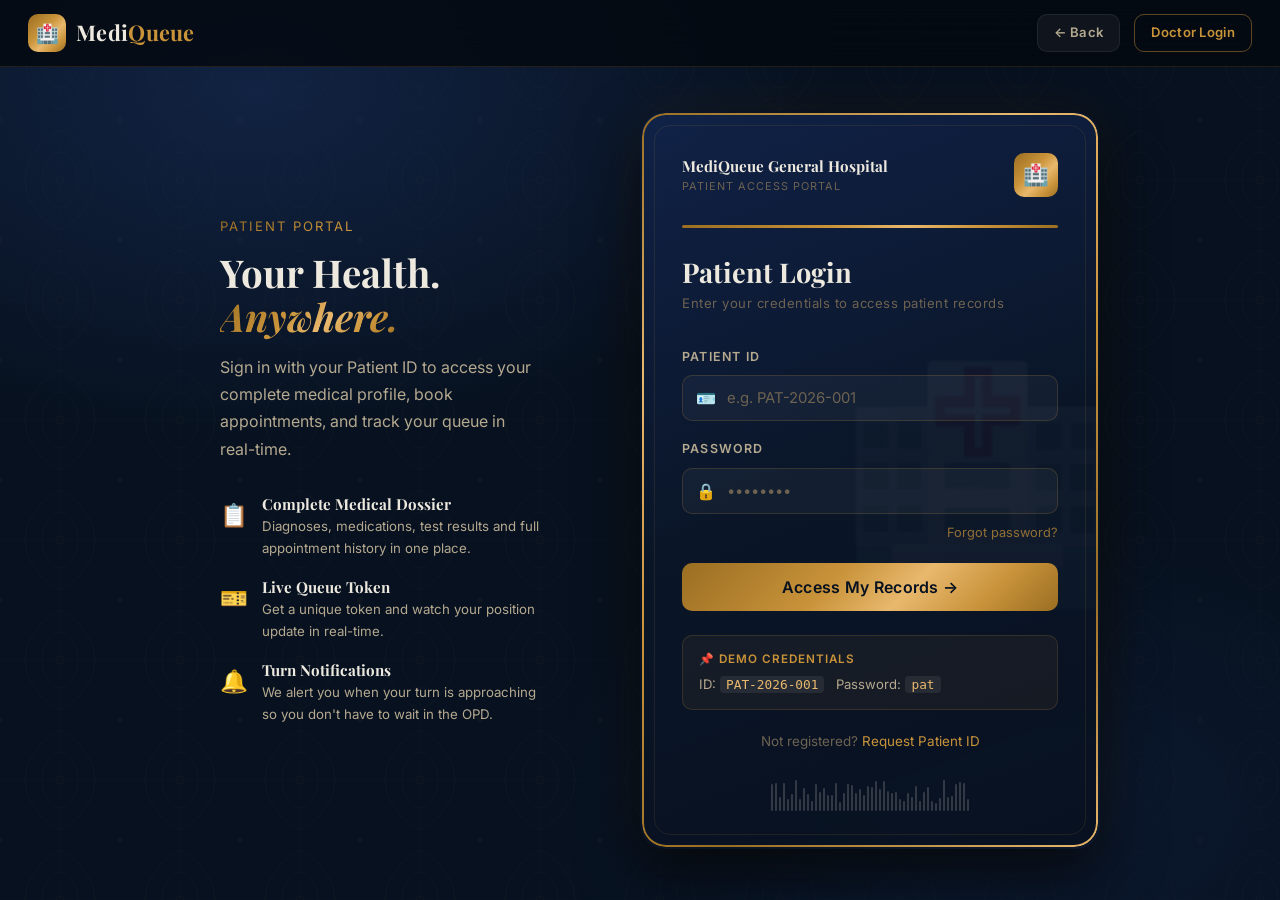
<file: patient-login.html>
<!DOCTYPE html>
<html lang="en">
<head>
  <meta charset="UTF-8" />
  <meta name="viewport" content="width=device-width, initial-scale=1.0" />
  <title>Patient Login — MediQueue</title>
  <link rel="stylesheet" href="css/style.css" />
  <style>
    body { min-height:100vh; display:flex; flex-direction:column; }
    .login-page { flex:1; display:flex; align-items:center; justify-content:center; padding:100px 20px 40px; }
    .id-card-wrap { perspective:1200px; width:100%; max-width:460px; }
    .id-card {
      position:relative;
      background:linear-gradient(160deg,rgba(17,35,73,.95) 0%,rgba(10,22,40,.98) 50%,rgba(8,17,32,.95) 100%);
      border:2px solid transparent; background-clip:padding-box;
      border-radius:var(--radius-lg); padding:40px 40px 36px;
      box-shadow:0 0 0 2px transparent,0 24px 60px rgba(0,0,0,.7),0 0 60px rgba(201,147,58,.08);
      overflow:hidden;
    }
    .id-card::before {
      content:''; position:absolute; inset:0; border-radius:var(--radius-lg); padding:2px;
      background:linear-gradient(145deg,#9a6e22,#e8b86d,#c9933a,#9a6e22,#e8b86d);
      -webkit-mask:linear-gradient(#fff 0 0) content-box,linear-gradient(#fff 0 0);
      -webkit-mask-composite:xor; mask-composite:exclude; pointer-events:none;
    }
    .id-card::after {
      content:''; position:absolute; inset:12px;
      border:1px solid rgba(201,147,58,.12); border-radius:calc(var(--radius-lg) - 8px); pointer-events:none;
    }
    .card-watermark { position:absolute; right:-20px; top:50%; transform:translateY(-50%); font-size:14rem; opacity:.03; pointer-events:none; line-height:1; user-select:none; }
    .card-header { display:flex; align-items:center; justify-content:space-between; margin-bottom:28px; position:relative; z-index:1; }
    .card-hospital-name { font-family:'Playfair Display',serif; font-size:.95rem; font-weight:700; color:var(--text); line-height:1.3; }
    .card-hospital-name small { display:block; font-family:'Inter',sans-serif; font-size:.68rem; font-weight:400; color:var(--text-muted); letter-spacing:1px; text-transform:uppercase; margin-top:2px; }
    .card-logo-box { width:44px; height:44px; background:var(--gold-gradient); border-radius:10px; display:flex; align-items:center; justify-content:center; font-size:1.3rem; flex-shrink:0; }
    .card-stripe { height:3px; margin-bottom:28px; background:var(--gold-gradient); border-radius:2px; position:relative; z-index:1; }
    .card-title { font-family:'Playfair Display',serif; font-size:1.7rem; margin-bottom:4px; position:relative; z-index:1; }
    .card-subtitle { font-size:.82rem; color:var(--text-muted); letter-spacing:.5px; margin-bottom:32px; position:relative; z-index:1; }
    .login-form { position:relative; z-index:1; }
    .input-group { margin-bottom:18px; }
    .forgot-link { display:block; text-align:right; font-size:.8rem; color:var(--gold); margin-top:-10px; margin-bottom:20px; opacity:.7; transition:opacity var(--fast); }
    .forgot-link:hover { opacity:1; }
    .error-banner { background:rgba(224,85,85,.12); border:1px solid rgba(224,85,85,.3); border-radius:var(--radius-xs); padding:10px 14px; color:var(--red); font-size:.85rem; margin-bottom:16px; display:none; }
    .demo-hint { margin-top:24px; background:rgba(201,147,58,.07); border:1px solid rgba(201,147,58,.18); border-radius:var(--radius-sm); padding:14px 16px; position:relative; z-index:1; }
    .demo-hint-title { font-size:.73rem; font-weight:600; letter-spacing:1px; text-transform:uppercase; color:var(--gold); margin-bottom:6px; }
    .demo-hint p { font-size:.82rem; color:var(--text-soft); line-height:1.5; }
    .demo-hint code { background:rgba(255,255,255,.07); border-radius:4px; padding:1px 6px; font-size:.8rem; color:var(--gold-light); }
    .card-footer-link { text-align:center; margin-top:20px; font-size:.84rem; color:var(--text-muted); position:relative; z-index:1; }
    .card-footer-link a { color:var(--gold); }
    .barcode { display:flex; align-items:flex-end; gap:2px; margin-top:28px; justify-content:center; position:relative; z-index:1; opacity:.18; }
    .barcode-bar { background:var(--text); border-radius:1px; width:2px; }
    .login-info { max-width:420px; padding:40px; }
    .info-headline { font-family:'Playfair Display',serif; font-size:2.4rem; line-height:1.15; margin-bottom:16px; }
    .info-body { color:var(--text-soft); margin-bottom:32px; line-height:1.7; }
    .info-feature { display:flex; align-items:flex-start; gap:14px; margin-bottom:18px; }
    .info-feature-icon { font-size:1.4rem; flex-shrink:0; margin-top:2px; }
    .info-feature h4 { font-size:.95rem; margin-bottom:3px; }
    .info-feature p  { font-size:.83rem; color:var(--text-soft); }
    .two-col { display:flex; align-items:center; gap:60px; max-width:920px; width:100%; }
    .two-col .id-card-wrap { flex-shrink:0; }
    @media (max-width:860px) { .two-col { flex-direction:column; gap:32px; } .login-info { padding:0; } }
  </style>
</head>
<body>
  <div class="bg-damask"></div>
  <div id="toast-container"></div>
  <nav class="navbar">
    <a class="nav-brand" href="index.html">
      <div class="nav-logo-box">🏥</div>
      <span class="nav-brand-name">Medi<span>Queue</span></span>
    </a>
    <div class="nav-right">
      <a href="index.html" class="btn btn-ghost btn-sm">← Back</a>
      <a href="doctor-login.html" class="btn btn-outline btn-sm">Doctor Login</a>
    </div>
  </nav>
  <main class="login-page">
    <div class="two-col">
      <div class="login-info anim-fadeInUp">
        <p class="small uppercase text-gold" style="margin-bottom:12px;letter-spacing:2px;">Patient Portal</p>
        <h2 class="info-headline">Your Health.<br/><em class="text-gold">Anywhere.</em></h2>
        <p class="info-body">Sign in with your Patient ID to access your complete medical profile, book appointments, and track your queue in real-time.</p>
        <div class="info-feature"><span class="info-feature-icon">📋</span><div><h4>Complete Medical Dossier</h4><p>Diagnoses, medications, test results and full appointment history in one place.</p></div></div>
        <div class="info-feature"><span class="info-feature-icon">🎫</span><div><h4>Live Queue Token</h4><p>Get a unique token and watch your position update in real-time.</p></div></div>
        <div class="info-feature"><span class="info-feature-icon">🔔</span><div><h4>Turn Notifications</h4><p>We alert you when your turn is approaching so you don't have to wait in the OPD.</p></div></div>
      </div>
      <div class="id-card-wrap anim-fadeInUp d-2">
        <div class="id-card">
          <span class="card-watermark">🏥</span>
          <div class="card-header">
            <div><div class="card-hospital-name">MediQueue General Hospital<small>Patient Access Portal</small></div></div>
            <div class="card-logo-box">🏥</div>
          </div>
          <div class="card-stripe"></div>
          <h2 class="card-title">Patient Login</h2>
          <p class="card-subtitle">Enter your credentials to access patient records</p>
          <div class="error-banner" id="error-banner"></div>
          <form class="login-form" id="login-form" onsubmit="handleLogin(event)">
            <div class="input-group">
              <label class="input-label" for="patient-id">Patient ID</label>
              <div class="input-wrap">
                <span class="input-icon">🪪</span>
                <input id="patient-id" type="text" class="input-field" placeholder="e.g. PAT-2026-001" autocomplete="username" required />
              </div>
            </div>
            <div class="input-group">
              <label class="input-label" for="password">Password</label>
              <div class="input-wrap">
                <span class="input-icon">🔒</span>
                <input id="password" type="password" class="input-field" placeholder="••••••••" autocomplete="current-password" required />
              </div>
            </div>
            <a href="#" class="forgot-link">Forgot password?</a>
            <button type="submit" class="btn btn-gold btn-full btn-lg" id="login-btn">Access My Records →</button>
          </form>
          <div class="demo-hint">
            <div class="demo-hint-title">📌 Demo Credentials</div>
            <p>ID: <code>PAT-2026-001</code>&nbsp;&nbsp; Password: <code>pat</code></p>
          </div>
          <p class="card-footer-link">Not registered? <a href="#">Request Patient ID</a></p>
          <div class="barcode" id="barcode"></div>
        </div>
      </div>
    </div>
  </main>
  <script src="js/data.js"></script>
  <script src="js/auth.js"></script>
  <script>
    const bc = document.getElementById('barcode');
    for (let i=0;i<50;i++) { const b=document.createElement('div'); b.className='barcode-bar'; b.style.height=(Math.random()*24+8)+'px'; bc.appendChild(b); }
    function showToast(icon,title,body) {
      const t=document.createElement('div'); t.className='toast';
      t.innerHTML=`<span class="toast-icon">${icon}</span><div><div class="toast-title">${title}</div><div class="toast-body">${body}</div></div>`;
      document.getElementById('toast-container').appendChild(t); setTimeout(()=>t.remove(),4000);
    }
    function handleLogin(e) {
      e.preventDefault();
      const id=document.getElementById('patient-id').value.trim();
      const pwd=document.getElementById('password').value.trim();
      const btn=document.getElementById('login-btn');
      const err=document.getElementById('error-banner');
      btn.textContent='Verifying...'; btn.disabled=true; err.style.display='none';
      setTimeout(()=>{
        const result=AUTH.login('patient',id,pwd);
        if(result.success){
          showToast('✅','Welcome back!',`Logging in as ${result.user.name}…`);
          setTimeout(()=>{ window.location.href='patient-dashboard.html'; },1000);
        } else {
          err.textContent=result.error; err.style.display='block';
          btn.textContent='Access My Records →'; btn.disabled=false;
        }
      },700);
    }
    if(localStorage.getItem('mq_role')==='patient') window.location.href='patient-dashboard.html';
  </script>
</body>
</html>
</file>
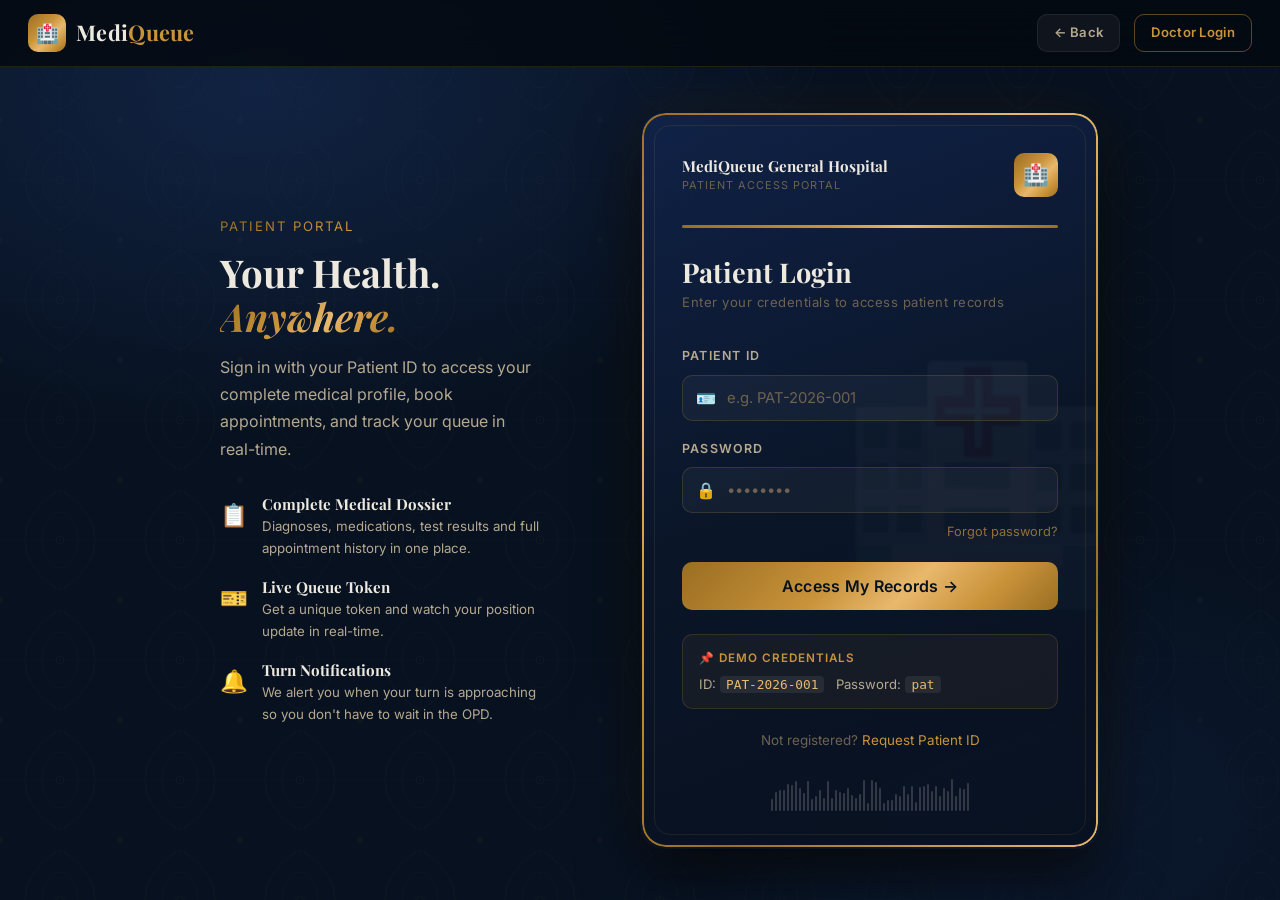
<file: problem-desk.html>
<!DOCTYPE html>
<html lang="en">
<head>
  <meta charset="UTF-8">
  <meta name="viewport" content="width=device-width, initial-scale=1.0">
  <title>Problem Desk — AI Triage</title>
  <link rel="stylesheet" href="css/style.css" />
  <style>
    body { padding-top: 68px; display: flex; flex-direction: column; min-height: 100vh; transition: background 0.6s ease; }
    
    /* Dynamic background transitions based on urgency */
    body.bg-blue { background: radial-gradient(circle at top, rgba(91,155,213,0.1), var(--navy-800) 50%); }
    body.bg-amber { background: radial-gradient(circle at top, rgba(240,160,48,0.15), var(--navy-800) 60%); }
    body.bg-red { background: radial-gradient(circle at top, rgba(224,85,85,0.2), var(--navy-800) 70%); }

    .desk-container {
      max-width: 720px; width: 100%; margin: 60px auto;
      padding: 40px; position: relative; z-index: 1;
    }

    .header-icon { font-size: 3rem; margin-bottom: 20px; line-height: 1; }
    
    /* Clean "Chat-like" form */
    .form-pane {
      background: rgba(10,22,40,0.85); backdrop-filter: blur(20px);
      border: 1px solid rgba(201,147,58,0.15); border-radius: var(--radius-lg);
      padding: 40px; box-shadow: 0 20px 60px rgba(0,0,0,0.5);
      transition: border-color 0.4s ease, box-shadow 0.4s ease;
    }

    .form-pane.pane-amber { border-color: rgba(240,160,48,0.5); box-shadow: 0 0 40px rgba(240,160,48,0.15); }
    .form-pane.pane-red { border-color: rgba(224,85,85,0.6); box-shadow: 0 0 60px rgba(224,85,85,0.25); }

    .chat-input-wrap { margin-bottom: 30px; }
    .chat-label { font-size: .95rem; color: var(--text-soft); font-weight: 500; margin-bottom: 12px; display: block; }
    .chat-textarea {
      width: 100%; min-height: 120px;
      background: rgba(0,0,0,0.3); border: none; border-left: 2px solid var(--gold);
      color: var(--text); padding: 16px; font-size: 1.05rem; outline: none; resize: none;
      border-radius: 0 var(--radius-sm) var(--radius-sm) 0;
    }
    .chat-textarea:focus { background: rgba(0,0,0,0.4); }

    .metrics-row { display: grid; grid-template-columns: 1fr 1fr; gap: 20px; margin-bottom: 30px; }

    /* Emergency Checkboxes */
    .emergency-grid { display: grid; grid-template-columns: 1fr 1fr; gap: 12px; }
    .em-checkbox {
      display: flex; align-items: center; gap: 12px; padding: 12px 16px;
      background: rgba(255,255,255,0.03); border: 1px solid rgba(255,255,255,0.08);
      border-radius: var(--radius-sm); cursor: pointer; transition: all 0.2s ease;
      font-size: .9rem; color: var(--text-soft);
    }
    .em-checkbox input { display: none; }
    .em-checkbox.checked { background: rgba(224,85,85,0.1); border-color: rgba(224,85,85,0.4); color: var(--red); font-weight: 600; }

    /* Scan animation */
    .scan-overlay {
      position: absolute; inset: 0; background: rgba(4,9,15,0.9); backdrop-filter: blur(8px);
      border-radius: var(--radius-lg); z-index: 10; display: none; flex-direction: column;
      align-items: center; justify-content: center; text-align: center;
    }
    .scan-line {
      width: 100%; height: 2px; background: var(--gold); box-shadow: 0 0 15px var(--gold);
      position: absolute; top: 0; animation: scanAnim 1.5s linear infinite;
    }
    @keyframes scanAnim {
      0% { top: 0; opacity: 0; }
      10% { top: 0; opacity: 1; }
      90% { top: 100%; opacity: 1; }
      100% { top: 100%; opacity: 0; }
    }

    /* Output Results Modal */
    .ai-result-panel { background: var(--navy-700); padding: 30px; border-radius: var(--radius-md); }
    .ai-urgent-badge {
      display: inline-block; padding: 6px 12px; border-radius: var(--radius-xs);
      font-weight: 700; font-size: .85rem; letter-spacing: 1px; text-transform: uppercase; margin-bottom: 16px;
    }
    .cond-list { list-style: none; padding: 0; margin: 16px 0; }
    .cond-item { display: flex; justify-content: space-between; padding: 12px; border-bottom: 1px solid rgba(255,255,255,0.05); }
    .cond-item span:last-child { color: var(--gold); font-weight: 700; }
    .ai-advice { background: rgba(255,255,255,0.03); padding: 16px; border-left: 3px solid var(--blue); margin-bottom: 24px; font-size: .85rem; }

  </style>
</head>
<body class="bg-blue" id="body-bg">
  <div id="toast-container"></div>

  <!-- NAVBAR -->
  <nav class="navbar">
    <a class="nav-brand" href="index.html">
      <div class="nav-logo-box">🏥</div>
      <span class="nav-brand-name">Medi<span>Queue</span></span>
    </a>
    <div class="nav-right" id="nav-right">
      <a href="patient-dashboard.html" class="btn btn-ghost btn-sm">← Back</a>
    </div>
  </nav>

  <div class="desk-container anim-fadeInUp">
    <div class="header-icon anim-float">🧠</div>
    <h1 style="font-family:'Playfair Display',serif; font-size: 2.2rem; margin-bottom: 8px;">The Problem Desk</h1>
    <p style="color:var(--text-soft); margin-bottom: 30px;">Describe your symptoms. Our Triage AI will analyze your condition and route you to the correct department instantly.</p>

    <div class="form-pane" id="form-pane">
      
      <!-- Loading Overlay -->
      <div class="scan-overlay" id="scan-overlay">
        <div class="scan-line"></div>
        <div class="spinner" style="margin-bottom:16px;"></div>
        <h3 class="text-gold" style="font-family:'Inter',serif;">AI Analyzing Symptoms...</h3>
        <p style="color:var(--text-muted); font-size:.85rem; margin-top:8px;">Running classification models</p>
      </div>

      <div class="chat-input-wrap">
        <label class="chat-label">In your own words, what are you feeling right now?</label>
        <textarea class="chat-textarea" id="input-symptoms" placeholder="e.g. I have had a severe throbbing headache since morning with some nausea..."></textarea>
      </div>

      <div class="metrics-row">
        <div>
          <label class="chat-label">Body Temp (°F)</label>
          <input type="number" id="input-temp" class="input-field no-icon" placeholder="e.g. 98.6" value="98.6" step="0.1">
        </div>
        <div>
          <label class="chat-label">Duration</label>
          <select id="input-duration" class="input-field no-icon">
            <option>Just started</option>
            <option>Few hours</option>
            <option>1-3 Days</option>
            <option>Over a week</option>
          </select>
        </div>
      </div>

      <label class="chat-label">Do you have any of these emergency indicators?</label>
      <div class="emergency-grid" style="margin-bottom: 30px;">
        <label class="em-checkbox" onclick="calcUrgency()">
          <input type="checkbox" value="severe" class="em-box" data-score="3"> 🚨 Severe Pain
        </label>
        <label class="em-checkbox" onclick="calcUrgency()">
          <input type="checkbox" value="chest" class="em-box" data-score="5"> ❤️‍🩹 Chest Pain / Pressure
        </label>
        <label class="em-checkbox" onclick="calcUrgency()">
          <input type="checkbox" value="breathing" class="em-box" data-score="5"> 🫁 Diffculty Breathing
        </label>
        <label class="em-checkbox" onclick="calcUrgency()">
          <input type="checkbox" value="bleeding" class="em-box" data-score="4"> 🩸 Heavy Bleeding
        </label>
        <label class="em-checkbox" onclick="calcUrgency()">
          <input type="checkbox" value="consciousness" class="em-box" data-score="5"> 🧠 Fainting / Confusion
        </label>
        <label class="em-checkbox" onclick="calcUrgency()">
          <input type="checkbox" value="vision" class="em-box" data-score="3"> 👁️ Sudden Vision Loss
        </label>
      </div>

      <button class="btn btn-gold btn-full btn-lg" onclick="analyzeSymptoms()">Analyze & Route Me →</button>
    </div>
  </div>

  <!-- AI Results Modal -->
  <div class="modal-backdrop" id="ai-modal">
    <div class="modal" style="max-width: 600px;">
      <div class="modal-header">
        <h3 class="modal-title">Analysis Complete</h3>
        <button class="modal-close" onclick="closeModal()">✕</button>
      </div>

      <div class="ai-result-panel" id="ai-results">
        <!-- Rendered by JS -->
      </div>
    </div>
  </div>

  <script src="js/auth.js"></script>
  <script src="js/data.js"></script>
  <script>
    // Security check
    const user = AUTH.requireAuth('patient');
    if(user) {
      document.getElementById('nav-right').innerHTML = `
        <span class="text-soft" style="font-size:.85rem">${user.name}</span>
        <button class="btn btn-ghost btn-sm" onclick="AUTH.logout()">Sign Out</button>
        <a href="patient-dashboard.html" class="btn btn-outline btn-sm">My Health</a>
      `;
    }

    // Dynamic color shifting logic
    function calcUrgency() {
      let score = 0;
      const boxes = document.querySelectorAll('.em-box');
      boxes.forEach(b => {
        b.parentElement.classList.toggle('checked', b.checked);
        if(b.checked) score += parseInt(b.dataset.score);
      });

      const body = document.getElementById('body-bg');
      const pane = document.getElementById('form-pane');
      
      body.className = '';
      pane.className = 'form-pane';

      if (score >= 5) {
        body.classList.add('bg-red');
        pane.classList.add('pane-red');
      } else if (score > 0) {
        body.classList.add('bg-amber');
        pane.classList.add('pane-amber');
      } else {
        body.classList.add('bg-blue');
      }
    }

    // AI Classification Mock Simulation
    function analyzeSymptoms() {
      const symp = document.getElementById('input-symptoms').value.toLowerCase();
      if(symp.trim() === '') {
        alert("Please describe your symptoms.");
        return;
      }

      // Check urgency score
      let score = 0;
      document.querySelectorAll('.em-box:checked').forEach(b => score += parseInt(b.dataset.score));

      // Trigger animation
      document.getElementById('scan-overlay').style.display = 'flex';

      setTimeout(() => {
        document.getElementById('scan-overlay').style.display = 'none';
        
        let urgency = { level: 'Low', color: 'green', text: 'Routine Checkup' };
        if (score >= 5) urgency = { level: 'High', color: 'red', text: 'Immediate Attention Required' };
        else if (score > 0 || symp.includes('fever')) urgency = { level: 'Medium', color: 'amber', text: 'Urgent Care' };

        // Simple mock matching
        let dept = "General Medicine";
        let conds = [];
        
        if (symp.includes('chest') || symp.includes('heart')) {
          dept = "Cardiology";
          conds = [ {n: 'Angina', c: 82}, {n: 'Myocardial Infarction', c: 45}, {n: 'Acid Reflux', c: 30} ];
        } else if (symp.includes('headache') || symp.includes('vision') || symp.includes('confus')) {
          dept = "Neurology";
          conds = [ {n: 'Migraine', c: 88}, {n: 'Tension Headache', c: 65}, {n: 'TIA', c: 22} ];
        } else if (symp.includes('bone') || symp.includes('pain') || symp.includes('fracture')) {
          dept = "Orthopedics";
          conds = [ {n: 'Muscle Strain', c: 75}, {n: 'Hairline Fracture', c: 55}, {n: 'Ligament Sprain', c: 40} ];
        } else if (symp.includes('skin') || symp.includes('rash') || symp.includes('itch')) {
          dept = "Dermatology";
          conds = [ {n: 'Contact Dermatitis', c: 80}, {n: 'Urticaria', c: 60}, {n: 'Eczema Flare', c: 45} ];
        } else {
          conds = [ {n: 'Viral Infection', c: 78}, {n: 'Bacterial Infection', c: 55}, {n: 'Fatigue', c: 35} ];
        }

        renderAIResults(urgency, dept, conds, symp);
      }, 2500); // simulated processing time
    }

    function renderAIResults(urgency, dept, conds, rawSymp) {
      // Store in localStorage to pass to doctor-select page
      localStorage.setItem('mq_triage_symptoms', rawSymp);
      localStorage.setItem('mq_triage_dept', dept);

      const html = `
        <div class="ai-urgent-badge" style="background: rgba(var(--${urgency.color}-rgb, 255,255,255), 0.15); color: var(--${urgency.color}); border: 1px solid var(--${urgency.color});">
          ${urgency.level} Priority — ${urgency.text}
        </div>

        <h4 style="margin-bottom: 8px;">Top 3 Predicted Conditions:</h4>
        <ul class="cond-list">
          ${conds.map(c => `<li class="cond-item"><span>${c.n}</span> <span>${c.c}% Match</span></li>`).join('')}
        </ul>

        <div class="ai-advice">
          <strong style="color:var(--blue)">Temporary Precautionary Advice:</strong><br>
          ${urgency.level === 'High' ? 'Do not drive yourself. Have someone bring you immediately or call an ambulance. Do not consume heavy meals.' : 
            'Rest quietly. Stay hydrated. Do not take unauthorized strong painkillers before consultation.'}
        </div>

        <h4 style="margin-bottom: 12px;">Recommended Action:</h4>
        <div style="display:flex; align-items:center; justify-content:space-between; background: rgba(0,0,0,0.3); padding: 16px; border-radius: var(--radius-sm); margin-bottom:20px;">
          <div>Consult a <strong>${dept}</strong> Specialist</div>
          <button class="btn btn-gold btn-sm" onclick="window.location.href='doctor-select.html'">Book ${dept} →</button>
        </div>
      `;

      document.getElementById('ai-results').innerHTML = html;
      document.getElementById('ai-modal').classList.add('open');
    }

    function closeModal() { document.getElementById('ai-modal').classList.remove('open'); }
  </script>
</body>
</html>
</file>
<file: css/style.css>
/* ============================================================
   MEDIQUEUE — GLOBAL DESIGN SYSTEM
   Theme: Deep Navy · Gold · Luxury Healthcare
   ============================================================ */

@import url('https://fonts.googleapis.com/css2?family=Playfair+Display:ital,wght@0,400;0,600;0,700;1,400;1,600&family=Inter:wght@300;400;500;600;700&family=Cormorant+Garamond:ital,wght@0,400;0,500;0,600;1,400;1,600&display=swap');

/* ── TOKENS ─────────────────────────────────────────────── */
:root {
  --navy-900: #04090f;
  --navy-800: #07111f;
  --navy-700: #0a1628;
  --navy-600: #0d1e3a;
  --navy-500: #112349;
  --navy-400: #1a3260;

  --gold:          #c9933a;
  --gold-light:    #e8b86d;
  --gold-pale:     #f2d898;
  --gold-dark:     #9a6e22;
  --gold-gradient: linear-gradient(135deg, #9a6e22 0%, #c9933a 40%, #e8b86d 60%, #c9933a 80%, #9a6e22 100%);
  --gold-glow:     0 0 20px rgba(201,147,58,.35);

  --text:        #ede9df;
  --text-soft:   #b5a990;
  --text-muted:  #6e6251;

  --green:  #4caf88;
  --amber:  #f0a030;
  --red:    #e05555;
  --blue:   #5b9bd5;
  --pink:   #c45e8a;

  --radius-xs: 6px;
  --radius-sm: 10px;
  --radius-md: 16px;
  --radius-lg: 24px;
  --radius-xl: 36px;

  --ease: cubic-bezier(.4,0,.2,1);
  --fast: .18s var(--ease);
  --mid:  .32s var(--ease);
  --slow: .6s  var(--ease);
}

/* ── RESET ───────────────────────────────────────────────── */
*, *::before, *::after { margin:0; padding:0; box-sizing:border-box; }
html { scroll-behavior: smooth; font-size: 16px; }
body {
  font-family: 'Inter', sans-serif;
  color: var(--text);
  background: var(--navy-800);
  min-height: 100vh;
  overflow-x: hidden;
  line-height: 1.65;
}
a { color: inherit; text-decoration: none; }
button { cursor: pointer; border: none; outline: none; font-family: inherit; }
img, svg { display: block; max-width: 100%; }
input, select, textarea { font-family: inherit; }

/* ── SCROLLBAR ───────────────────────────────────────────── */
::-webkit-scrollbar { width: 5px; height: 5px; }
::-webkit-scrollbar-track { background: var(--navy-800); }
::-webkit-scrollbar-thumb { background: var(--gold-dark); border-radius: 3px; }

/* ── DAMASK BACKGROUND ───────────────────────────────────── */
.bg-damask {
  position: fixed; inset: 0; z-index: -1;
  background-color: var(--navy-800);
  background-image:
    radial-gradient(ellipse 70% 60% at 20% 10%, rgba(26,50,96,.55) 0%, transparent 65%),
    radial-gradient(ellipse 60% 50% at 80% 90%, rgba(14,30,58,.6) 0%, transparent 65%),
    url("data:image/svg+xml,%3Csvg xmlns='http://www.w3.org/2000/svg' width='120' height='120'%3E%3Cdefs%3E%3Cpattern id='d' x='0' y='0' width='120' height='120' patternUnits='userSpaceOnUse'%3E%3Cpath d='M60 10 Q80 20 90 40 Q100 60 90 80 Q80 100 60 110 Q40 100 30 80 Q20 60 30 40 Q40 20 60 10Z' fill='none' stroke='%23c9933a' stroke-width='.6' opacity='.06'/%3E%3Cellipse cx='60' cy='60' rx='18' ry='28' fill='none' stroke='%23c9933a' stroke-width='.4' opacity='.05'/%3E%3Ccircle cx='60' cy='60' r='4' fill='none' stroke='%23c9933a' stroke-width='.5' opacity='.07'/%3E%3Cline x1='60' y1='0' x2='60' y2='120' stroke='%23c9933a' stroke-width='.25' opacity='.03'/%3E%3Cline x1='0' y1='60' x2='120' y2='60' stroke='%23c9933a' stroke-width='.25' opacity='.03'/%3E%3Ccircle cx='0'  cy='0'  r='3' fill='%23c9933a' opacity='.04'/%3E%3Ccircle cx='120' cy='0'  r='3' fill='%23c9933a' opacity='.04'/%3E%3Ccircle cx='0'  cy='120' r='3' fill='%23c9933a' opacity='.04'/%3E%3Ccircle cx='120' cy='120' r='3' fill='%23c9933a' opacity='.04'/%3E%3C/pattern%3E%3C/defs%3E%3Crect width='120' height='120' fill='url(%23d)'/%3E%3C/svg%3E");
}

/* ── TYPOGRAPHY ──────────────────────────────────────────── */
h1, h2, h3, h4 { font-family: 'Playfair Display', serif; line-height: 1.2; }
.script { font-family: 'Cormorant Garamond', serif; }
.uppercase { text-transform: uppercase; letter-spacing: 1.5px; }

.text-gold {
  background: var(--gold-gradient);
  -webkit-background-clip: text; -webkit-text-fill-color: transparent;
  background-clip: text;
}
.text-soft   { color: var(--text-soft); }
.text-muted  { color: var(--text-muted); }
.text-green  { color: var(--green); }
.text-amber  { color: var(--amber); }
.text-red    { color: var(--red); }
.text-blue   { color: var(--blue); }

/* ── LAYOUT ──────────────────────────────────────────────── */
.container { max-width: 1320px; margin: 0 auto; padding: 0 28px; }
.section   { padding: 60px 0; }
.flex      { display: flex; }
.flex-center   { display: flex; align-items: center; justify-content: center; }
.flex-between  { display: flex; align-items: center; justify-content: space-between; }
.flex-col      { display: flex; flex-direction: column; }
.gap-8   { gap: 8px; }
.gap-12  { gap: 12px; }
.gap-16  { gap: 16px; }
.gap-24  { gap: 24px; }
.gap-32  { gap: 32px; }
.grid-2 { display: grid; grid-template-columns: 1fr 1fr; gap: 24px; }
.grid-3 { display: grid; grid-template-columns: repeat(3,1fr); gap: 24px; }
.grid-4 { display: grid; grid-template-columns: repeat(4,1fr); gap: 20px; }

/* ── GLASS CARD ──────────────────────────────────────────── */
.card {
  background: rgba(10,22,40,.75);
  backdrop-filter: blur(18px);
  -webkit-backdrop-filter: blur(18px);
  border: 1px solid rgba(201,147,58,.18);
  border-radius: var(--radius-md);
  box-shadow: 0 8px 32px rgba(0,0,0,.45);
}
.card-hover {
  transition: transform var(--mid), box-shadow var(--mid);
}
.card-hover:hover {
  transform: translateY(-4px);
  box-shadow: 0 16px 48px rgba(0,0,0,.55), var(--gold-glow);
}

/* ── GOLDEN FRAME CARD ───────────────────────────────────── */
.gold-frame {
  border: 2px solid transparent;
  background:
    linear-gradient(rgba(10,22,40,.9), rgba(10,22,40,.9)) padding-box,
    linear-gradient(145deg, #9a6e22, #e8b86d, #c9933a, #a07030, #e8b86d) border-box;
  border-radius: var(--radius-md);
  box-shadow:
    0 0 0 1px rgba(201,147,58,.1),
    0 12px 40px rgba(0,0,0,.55),
    inset 0 1px 0 rgba(255,255,255,.04);
  position: relative;
}
.gold-frame::before {
  content: '';
  position: absolute; inset: 6px;
  border: 1px solid rgba(201,147,58,.12);
  border-radius: calc(var(--radius-md) - 4px);
  pointer-events: none;
}

/* ── NAVBAR ──────────────────────────────────────────────── */
.navbar {
  position: fixed; top: 0; left: 0; right: 0; z-index: 900;
  padding: 14px 28px;
  display: flex; align-items: center; justify-content: space-between;
  background: rgba(4,9,15,.82);
  backdrop-filter: blur(20px);
  border-bottom: 1px solid rgba(201,147,58,.15);
}
.nav-brand {
  display: flex; align-items: center; gap: 10px;
}
.nav-logo-box {
  width: 38px; height: 38px;
  background: var(--gold-gradient);
  border-radius: 10px;
  display: flex; align-items: center; justify-content: center;
  font-size: 1.15rem; flex-shrink: 0;
}
.nav-brand-name {
  font-family: 'Playfair Display', serif;
  font-size: 1.35rem; font-weight: 700;
  color: var(--text);
  letter-spacing: .3px;
}
.nav-brand-name span { color: var(--gold); }

.nav-links { display: flex; align-items: center; gap: 6px; list-style: none; }
.nav-links a {
  color: var(--text-soft); font-size: .88rem; font-weight: 500;
  padding: 7px 14px; border-radius: var(--radius-sm);
  transition: color var(--fast), background var(--fast);
}
.nav-links a:hover { color: var(--gold); background: rgba(201,147,58,.07); }
.nav-links a.active { color: var(--gold); }

.nav-right { display: flex; align-items: center; gap: 14px; }

/* ── BUTTONS ─────────────────────────────────────────────── */
.btn {
  display: inline-flex; align-items: center; gap: 8px;
  padding: 11px 24px;
  border-radius: var(--radius-sm);
  font-size: .9rem; font-weight: 600;
  letter-spacing: .3px;
  transition: transform var(--fast), box-shadow var(--fast), background var(--fast);
}
.btn-gold {
  background: var(--gold-gradient);
  color: #07111f;
}
.btn-gold:hover {
  transform: translateY(-2px);
  box-shadow: 0 8px 28px rgba(201,147,58,.4);
}
.btn-outline {
  background: transparent;
  color: var(--gold);
  border: 1px solid rgba(201,147,58,.45);
}
.btn-outline:hover {
  background: rgba(201,147,58,.08);
  border-color: var(--gold);
  transform: translateY(-1px);
}
.btn-ghost {
  background: rgba(255,255,255,.05);
  color: var(--text-soft);
  border: 1px solid rgba(255,255,255,.07);
}
.btn-ghost:hover { background: rgba(255,255,255,.09); color: var(--text); }
.btn-danger { background: rgba(224,85,85,.15); color: var(--red); border: 1px solid rgba(224,85,85,.3); }
.btn-danger:hover { background: rgba(224,85,85,.25); }
.btn-sm { padding: 7px 16px; font-size: .82rem; }
.btn-lg { padding: 14px 36px; font-size: 1rem; }
.btn-icon { padding: 9px; border-radius: var(--radius-xs); }
.btn-full { width: 100%; justify-content: center; }

/* ── BADGES ──────────────────────────────────────────────── */
.badge {
  display: inline-flex; align-items: center; gap: 4px;
  padding: 3px 10px;
  border-radius: 100px;
  font-size: .73rem; font-weight: 600;
  letter-spacing: .5px; text-transform: uppercase;
}
.badge-green   { background: rgba(76,175,136,.18); color: var(--green); border: 1px solid rgba(76,175,136,.3); }
.badge-amber   { background: rgba(240,160,48,.18); color: var(--amber); border: 1px solid rgba(240,160,48,.3); }
.badge-red     { background: rgba(224,85,85,.18);  color: var(--red);   border: 1px solid rgba(224,85,85,.3); }
.badge-blue    { background: rgba(91,155,213,.18); color: var(--blue);  border: 1px solid rgba(91,155,213,.3); }
.badge-gold    { background: rgba(201,147,58,.15); color: var(--gold-light); border: 1px solid rgba(201,147,58,.3); }
.badge-muted   { background: rgba(255,255,255,.06); color: var(--text-soft); border: 1px solid rgba(255,255,255,.09); }

/* ── INPUTS ──────────────────────────────────────────────── */
.input-wrap { position: relative; }
.input-label {
  display: block; margin-bottom: 8px;
  font-size: .78rem; font-weight: 600;
  letter-spacing: 1.2px; text-transform: uppercase;
  color: var(--text-soft);
}
.input-field {
  width: 100%;
  background: rgba(255,255,255,.04);
  border: 1px solid rgba(201,147,58,.2);
  border-radius: var(--radius-sm);
  color: var(--text);
  font-size: .93rem;
  padding: 13px 16px 13px 44px;
  transition: border-color var(--fast), background var(--fast), box-shadow var(--fast);
  outline: none;
}
.input-field:focus {
  border-color: var(--gold);
  background: rgba(201,147,58,.04);
  box-shadow: 0 0 0 3px rgba(201,147,58,.12);
}
.input-field::placeholder { color: var(--text-muted); }
.input-icon {
  position: absolute; left: 14px; top: 50%; transform: translateY(-50%);
  color: var(--gold); font-size: 1rem; pointer-events: none;
}
.input-field.no-icon { padding-left: 16px; }
.input-error { border-color: var(--red) !important; }
.error-msg { font-size: .8rem; color: var(--red); margin-top: 6px; }

/* No-icon variant */
select.input-field { padding-left: 16px; -webkit-appearance: none; cursor: pointer; }

/* ── TABS ────────────────────────────────────────────────── */
.tabs {
  display: flex; gap: 2px;
  border-bottom: 1px solid rgba(201,147,58,.15);
  margin-bottom: 28px; overflow-x: auto;
}
.tab-btn {
  background: transparent;
  border: none; border-bottom: 2px solid transparent;
  margin-bottom: -1px;
  color: var(--text-muted); font-size: .88rem; font-weight: 500;
  padding: 12px 18px; white-space: nowrap;
  transition: color var(--fast), border-color var(--fast);
}
.tab-btn:hover { color: var(--text-soft); }
.tab-btn.active { color: var(--gold); border-bottom-color: var(--gold); }
.tab-panel { display: none; animation: fadeIn .3s ease; }
.tab-panel.active { display: block; }

/* ── DIVIDERS ────────────────────────────────────────────── */
.divider {
  height: 1px;
  background: linear-gradient(90deg, transparent, rgba(201,147,58,.35), transparent);
  margin: 24px 0;
}

/* ── STATUS DOT ──────────────────────────────────────────── */
.dot {
  display: inline-block; width: 8px; height: 8px;
  border-radius: 50%; flex-shrink: 0;
}
.dot-green  { background: var(--green); }
.dot-amber  { background: var(--amber); }
.dot-red    { background: var(--red);   }
.dot-pulse  { animation: dotPulse 2s ease-in-out infinite; }
@keyframes dotPulse {
  0%,100% { box-shadow: 0 0 0 0 rgba(76,175,136,.6); }
  50%      { box-shadow: 0 0 0 6px rgba(76,175,136,0); }
}

/* ── TOASTS ──────────────────────────────────────────────── */
#toast-container {
  position: fixed; top: 76px; right: 20px; z-index: 9999;
  display: flex; flex-direction: column; gap: 10px;
  pointer-events: none;
}
.toast {
  background: rgba(10,22,40,.95);
  border: 1px solid rgba(201,147,58,.25);
  border-radius: var(--radius-sm);
  padding: 14px 18px;
  min-width: 300px; max-width: 380px;
  display: flex; align-items: flex-start; gap: 12px;
  box-shadow: 0 8px 28px rgba(0,0,0,.5), var(--gold-glow);
  animation: slideIn .3s ease;
  pointer-events: auto;
  backdrop-filter: blur(20px);
}
.toast-icon { font-size: 1.3rem; flex-shrink: 0; }
.toast-title { font-weight: 600; font-size: .9rem; margin-bottom: 2px; }
.toast-body  { color: var(--text-soft); font-size: .82rem; }

/* ── MODAL ───────────────────────────────────────────────── */
.modal-backdrop {
  position: fixed; inset: 0; z-index: 1000;
  background: rgba(4,9,15,.85);
  backdrop-filter: blur(6px);
  display: flex; align-items: center; justify-content: center;
  padding: 20px;
  opacity: 0; pointer-events: none;
  transition: opacity var(--mid);
}
.modal-backdrop.open { opacity: 1; pointer-events: all; }
.modal {
  background: var(--navy-700);
  border: 1px solid rgba(201,147,58,.25);
  border-radius: var(--radius-lg);
  padding: 36px;
  width: 100%; max-width: 540px;
  max-height: 90vh; overflow-y: auto;
  box-shadow: 0 24px 80px rgba(0,0,0,.7);
  transform: scale(.94) translateY(10px);
  transition: transform var(--mid);
}
.modal-backdrop.open .modal { transform: scale(1) translateY(0); }
.modal-header {
  display: flex; align-items: center; justify-content: space-between;
  margin-bottom: 28px;
}
.modal-title { font-family: 'Playfair Display', serif; font-size: 1.5rem; }
.modal-close {
  background: rgba(255,255,255,.06); border: 1px solid rgba(255,255,255,.1);
  color: var(--text-soft); border-radius: var(--radius-xs);
  width: 32px; height: 32px;
  display: flex; align-items: center; justify-content: center;
  font-size: 1rem; cursor: pointer; transition: background var(--fast);
}
.modal-close:hover { background: rgba(224,85,85,.15); color: var(--red); }

/* ── STARS ───────────────────────────────────────────────── */
.stars { color: var(--gold); letter-spacing: 2px; font-size: .9rem; }

/* ── AVATAR INITIALS ─────────────────────────────────────── */
.avatar {
  width: 48px; height: 48px;
  border-radius: 50%;
  display: flex; align-items: center; justify-content: center;
  font-weight: 700; font-size: 1rem; flex-shrink: 0;
  border: 2px solid rgba(201,147,58,.2);
}
.avatar-lg { width: 72px; height: 72px; font-size: 1.5rem; }
.avatar-xl { width: 100px; height: 100px; font-size: 2rem; }

/* ── QUEUE PROGRESS BAR ──────────────────────────────────── */
.progress-bar {
  height: 6px;
  background: rgba(255,255,255,.07);
  border-radius: 100px;
  overflow: hidden;
}
.progress-fill {
  height: 100%; border-radius: 100px;
  background: var(--gold-gradient);
  transition: width .8s var(--ease);
}

/* ── SECTION HEADER ──────────────────────────────────────── */
.section-header { text-align: center; margin-bottom: 52px; }
.section-header h2 { font-size: 2.2rem; margin-bottom: 10px; }
.section-header p  { color: var(--text-soft); max-width: 480px; margin: 0 auto; }

/* ── FILTER CHIPS ────────────────────────────────────────── */
.chip-group { display: flex; flex-wrap: wrap; gap: 8px; }
.chip {
  background: rgba(255,255,255,.05);
  border: 1px solid rgba(255,255,255,.09);
  color: var(--text-soft);
  border-radius: 100px;
  padding: 6px 16px;
  font-size: .83rem; font-weight: 500;
  cursor: pointer;
  transition: background var(--fast), color var(--fast), border-color var(--fast);
}
.chip:hover { border-color: rgba(201,147,58,.35); color: var(--gold-light); }
.chip.active {
  background: rgba(201,147,58,.12);
  border-color: var(--gold);
  color: var(--gold-light);
}

/* ── ANIMATIONS ──────────────────────────────────────────── */
@keyframes fadeIn    { from { opacity: 0; }               to { opacity: 1; } }
@keyframes fadeInUp  { from { opacity: 0; transform: translateY(24px); } to { opacity: 1; transform: translateY(0); } }
@keyframes slideIn   { from { opacity: 0; transform: translateX(20px); } to { opacity: 1; transform: translateX(0); } }
@keyframes floatY    { 0%,100% { transform: translateY(0); } 50% { transform: translateY(-12px); } }
@keyframes shimmer   { 0% { background-position: -200% 0; } 100% { background-position: 200% 0; } }
@keyframes spin      { to { transform: rotate(360deg); } }
@keyframes goldPulse { 0%,100% { box-shadow: var(--gold-glow); } 50% { box-shadow: 0 0 40px rgba(201,147,58,.5); } }

.anim-fadeIn    { opacity: 0; animation: fadeIn    .5s var(--ease) forwards; }
.anim-fadeInUp  { opacity: 0; animation: fadeInUp  .6s var(--ease) forwards; }
.anim-float     { animation: floatY 4s ease-in-out infinite; }
.anim-goldPulse { animation: goldPulse 3s ease-in-out infinite; }

.d-1 { animation-delay: .1s; }
.d-2 { animation-delay: .2s; }
.d-3 { animation-delay: .3s; }
.d-4 { animation-delay: .4s; }
.d-5 { animation-delay: .5s; }
.d-6 { animation-delay: .6s; }

/* ── UTILITY ─────────────────────────────────────────────── */
.mt-8  { margin-top: 8px; }
.mt-12 { margin-top: 12px; }
.mt-16 { margin-top: 16px; }
.mt-24 { margin-top: 24px; }
.mt-32 { margin-top: 32px; }
.mb-0  { margin-bottom: 0; }
.p-0   { padding: 0 !important; }
.hidden { display: none !important; }
.bold { font-weight: 600; }
.italic { font-style: italic; }
.small { font-size: .82rem; }
.center { text-align: center; }
.relative { position: relative; }
.full-width { width: 100%; }
.pointer { cursor: pointer; }

/* ── LOADING SPINNER ─────────────────────────────────────── */
.spinner {
  width: 36px; height: 36px;
  border: 3px solid rgba(201,147,58,.2);
  border-top-color: var(--gold);
  border-radius: 50%;
  animation: spin .7s linear infinite;
}

/* ── EMPTY STATE ─────────────────────────────────────────── */
.empty-state {
  display: flex; flex-direction: column; align-items: center;
  justify-content: center; gap: 12px;
  padding: 60px 20px; text-align: center;
}
.empty-state .icon { font-size: 3rem; opacity: .5; }
.empty-state h3 { font-family: 'Playfair Display', serif; }
.empty-state p  { color: var(--text-muted); max-width: 280px; }

/* ── RESPONSIVE ──────────────────────────────────────────── */
@media (max-width: 1024px) {
  .grid-4 { grid-template-columns: repeat(3,1fr); }
}
@media (max-width: 768px) {
  .grid-2, .grid-3, .grid-4 { grid-template-columns: 1fr; }
  .container { padding: 0 16px; }
  .navbar { padding: 12px 16px; }
  .nav-links { display: none; }
  .modal { padding: 24px; }
}
</file>
